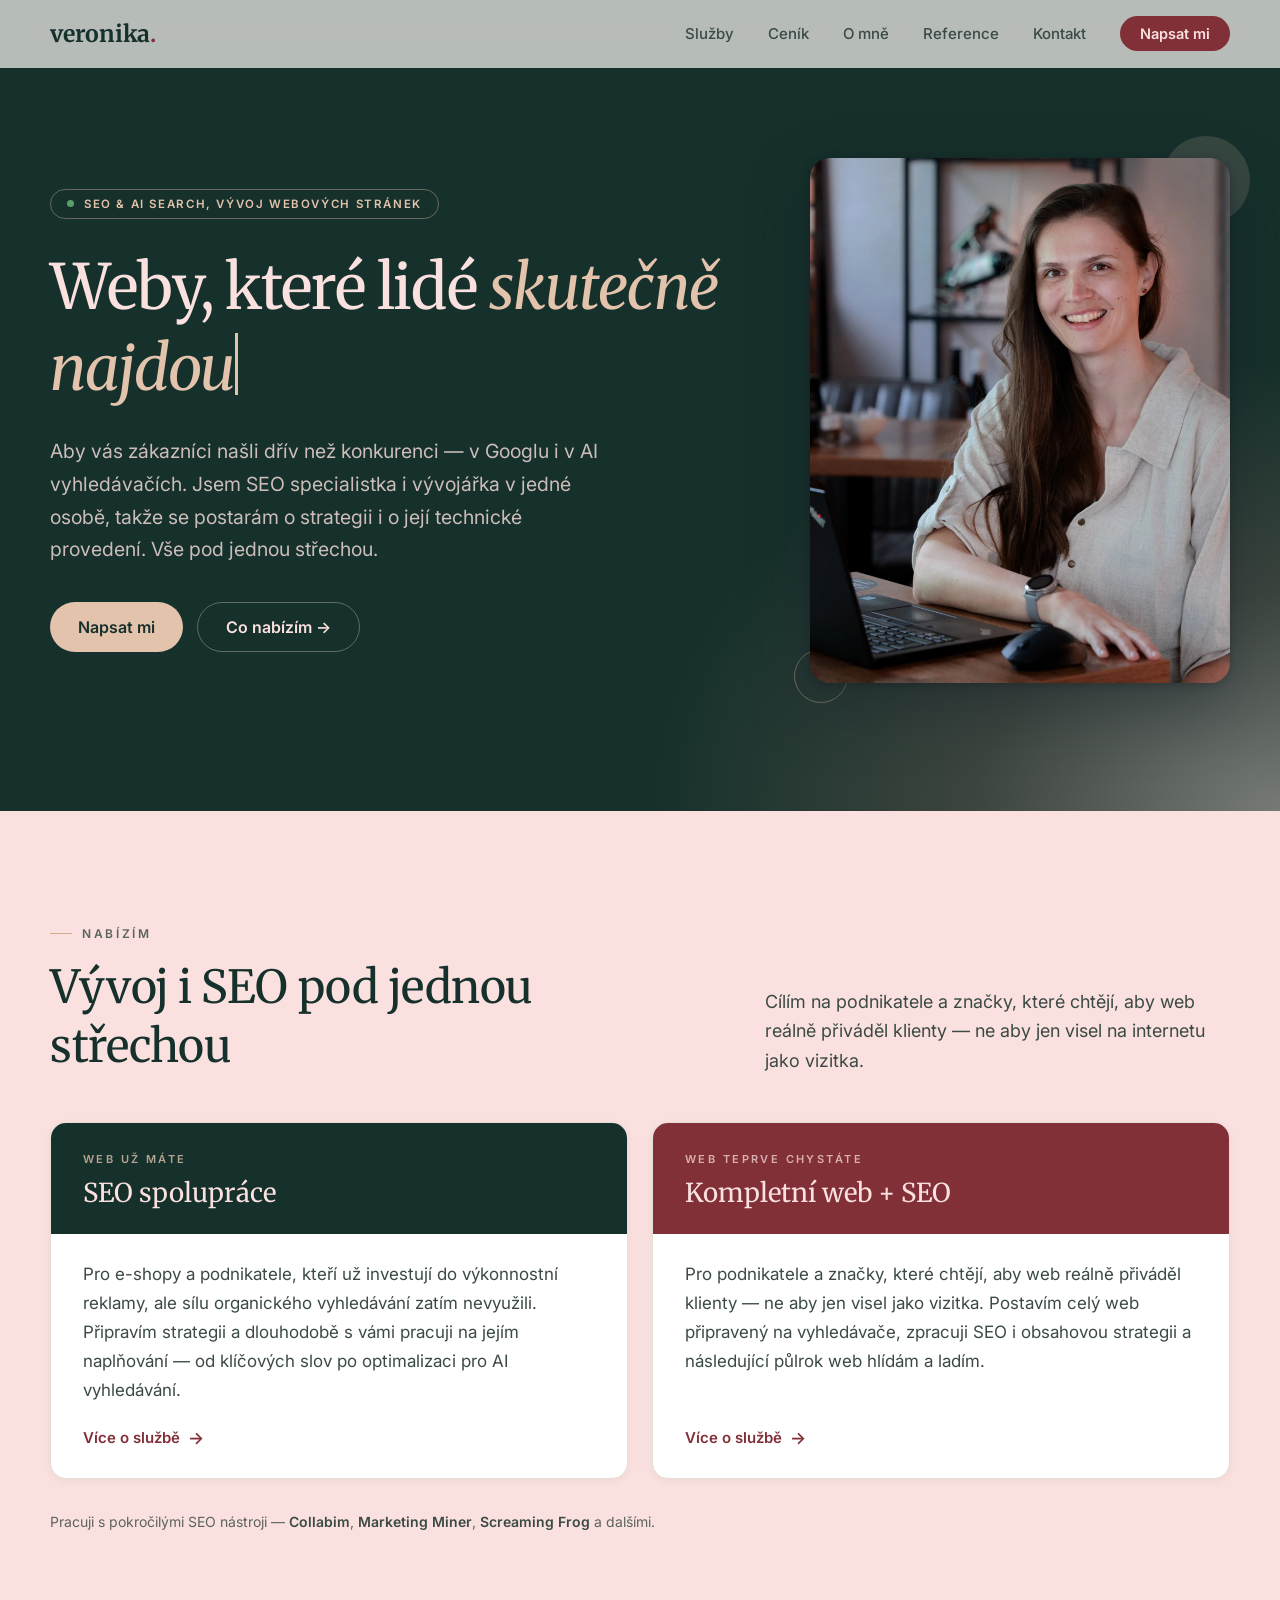
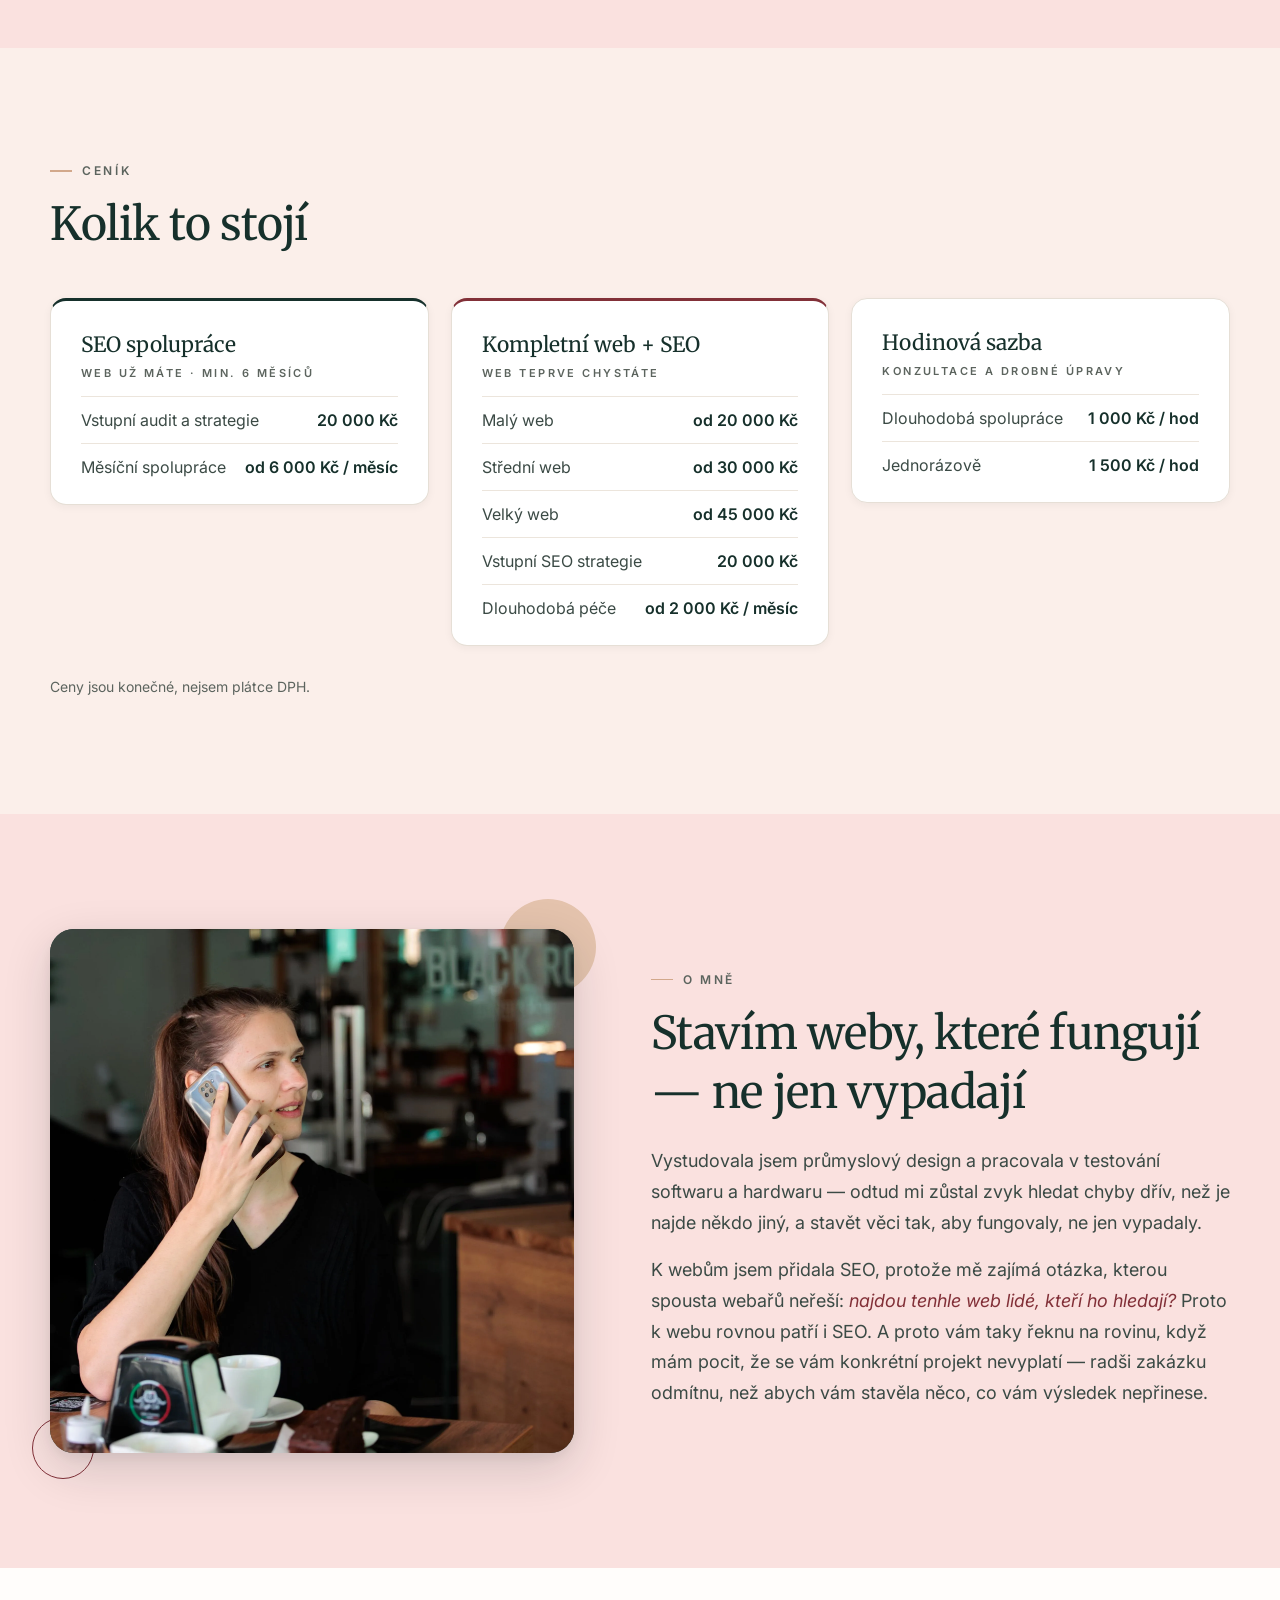
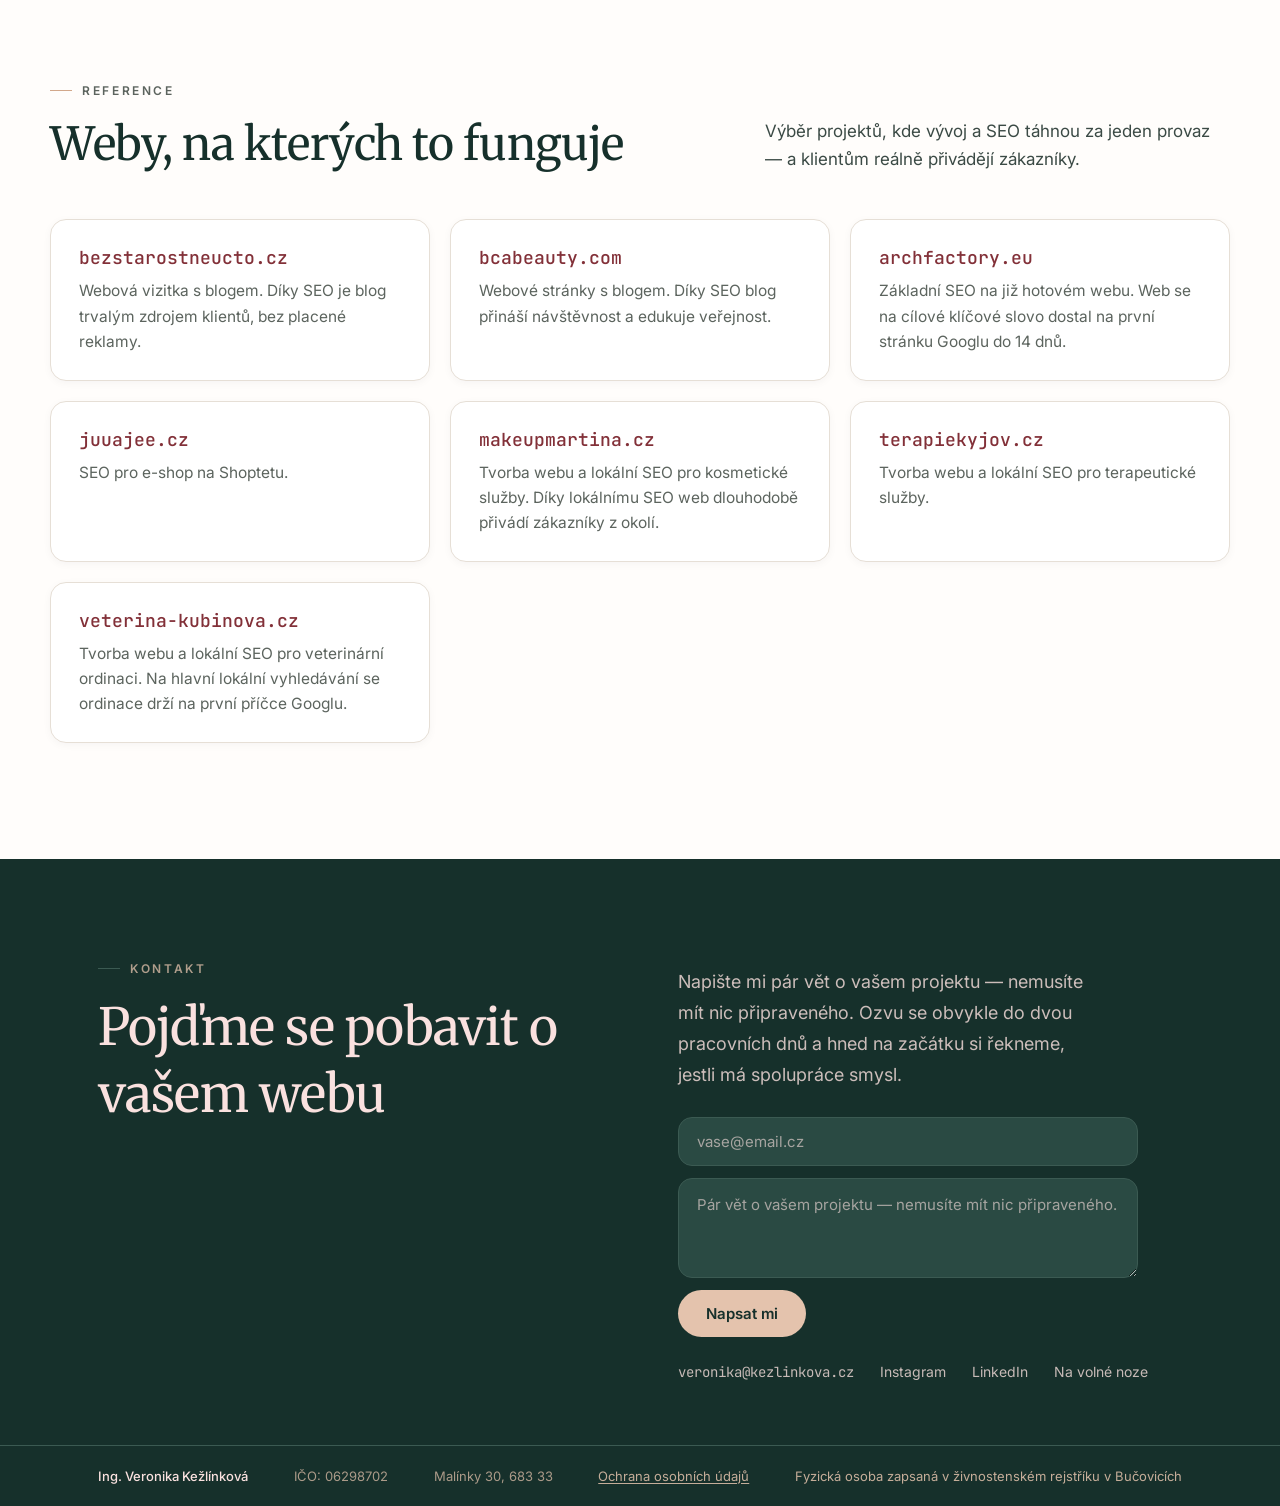
<file: index.html>
<!DOCTYPE html>
<html lang="cs">
<head>
<meta charset="utf-8">
<meta name="viewport" content="width=device-width, initial-scale=1">
<title>veronika. — SEO &amp; AI search a vývoj webových stránek</title>
<meta name="description" content="Stavím weby a starám se o to, aby je lidé skutečně našli — v Googlu i v AI vyhledávačích. Vývoj webu i SEO pod jednou střechou.">
<link rel="canonical" href="https://kezlinkova.cz/">
<meta property="og:type" content="website">
<meta property="og:url" content="https://kezlinkova.cz/">
<meta property="og:title" content="veronika. — SEO &amp; AI search a vývoj webových stránek">
<meta property="og:description" content="Stavím weby a starám se o to, aby je lidé skutečně našli — v Googlu i v AI vyhledávačích. Vývoj webu i SEO pod jednou střechou.">
<meta property="og:image" content="https://kezlinkova.cz/assets/veronika-hero.jpg">
<meta property="og:locale" content="cs_CZ">
<meta name="twitter:card" content="summary_large_image">
<meta name="twitter:title" content="veronika. — SEO &amp; AI search a vývoj webových stránek">
<meta name="twitter:description" content="Stavím weby a starám se o to, aby je lidé skutečně našli — v Googlu i v AI vyhledávačích.">
<meta name="twitter:image" content="https://kezlinkova.cz/assets/veronika-hero.jpg">
<link rel="icon" href="data:image/svg+xml,%3Csvg xmlns='http://www.w3.org/2000/svg' viewBox='0 0 32 32'%3E%3Crect width='32' height='32' rx='7' fill='%2316302B'/%3E%3Ctext x='15' y='23' font-family='Georgia,serif' font-size='21' fill='%23FAE1DF' text-anchor='middle'%3Ev%3C/text%3E%3Ccircle cx='24' cy='21' r='2.6' fill='%23823038'/%3E%3C/svg%3E">
<link rel="preconnect" href="https://fonts.googleapis.com">
<link rel="preconnect" href="https://fonts.gstatic.com" crossorigin>
<link rel="stylesheet" href="https://fonts.googleapis.com/css2?family=Merriweather:ital,wght@0,300;0,400;0,700;0,900;1,400;1,700&family=Inter:wght@400;500;600;700&family=JetBrains+Mono:wght@400;500&display=swap">
<link rel="stylesheet" href="styles.css">
</head>
<body>

  <!-- ───────────── NAV ───────────── -->
  <header id="siteNav" class="nav">
    <div class="nav-inner">
      <a href="#top" class="brand"><span class="brand-name">veronika<span class="brand-dot">.</span></span></a>
      <nav class="nav-links" aria-label="Hlavní navigace">
        <a href="#sluzby" class="nav-link">Služby</a>
        <a href="#cenik" class="nav-link">Ceník</a>
        <a href="#omne" class="nav-link">O mně</a>
        <a href="#reference" class="nav-link">Reference</a>
        <a href="#kontakt" class="nav-link">Kontakt</a>
        <a href="#kontakt" class="btn btn-primary btn--nav">Napsat mi</a>
      </nav>
      <button class="nav-burger" id="burger" aria-label="Menu" aria-expanded="false">
        <span></span><span></span><span></span>
      </button>
    </div>
    <div class="nav-panel" id="mobilePanel">
      <a href="#sluzby" data-close>Služby</a>
      <a href="#cenik" data-close>Ceník</a>
      <a href="#omne" data-close>O mně</a>
      <a href="#reference" data-close>Reference</a>
      <a href="#kontakt" data-close class="is-last">Kontakt</a>
      <a href="#kontakt" data-close class="btn btn-primary">Napsat mi</a>
    </div>
  </header>

  <main>
  <!-- ───────────── HERO ───────────── -->
  <section id="top" class="hero">
    <div class="hero-grid collapse">
      <div>
        <span class="hero-badge"><span class="pulse-dot"></span> SEO &amp; AI search, vývoj webových stránek</span>
        <h1 id="heroHeadline" class="hero-h1 tw">Weby, které lidé <em data-tw>skutečně najdou</em></h1>
        <p class="hero-lead">Aby vás zákazníci našli dřív než konkurenci — v Googlu i v AI vyhledávačích. Jsem SEO specialistka i vývojářka v jedné osobě, takže se postarám o strategii i o její technické provedení. Vše pod jednou střechou.</p>
        <div class="cta-row cta-row--hero">
          <a href="#kontakt" class="btn btn-sand btn--lg">Napsat mi</a>
          <a href="#sluzby" class="btn btn-ghost btn--lg">Co nabízím →</a>
        </div>
      </div>
      <div class="hero-photo">
        <div class="hero-photo-blob"></div>
        <div class="hero-photo-ring"></div>
        <div class="hero-photo-frame">
          <img src="assets/veronika-hero.webp" alt="Veronika Kežlínková" width="420" height="525" fetchpriority="high" class="hero-photo-img" />
        </div>
      </div>
    </div>
  </section>

  <!-- ───────────── SLUŽBY ───────────── -->
  <section id="sluzby" class="sec bg-pink">
    <div class="wrap">
      <div class="split-head collapse reveal">
        <div>
          <div class="eyebrow"><span class="eyebrow-line"></span><span class="eyebrow-text">Nabízím</span></div>
          <h2 class="h-section">Vývoj i SEO pod jednou střechou</h2>
        </div>
        <p class="lead">Cílím na podnikatele a značky, které chtějí, aby web reálně přiváděl klienty — ne aby jen visel na internetu jako vizitka.</p>
      </div>

      <div class="cards-2 collapse">
        <!-- karta 1 -->
        <a href="seo-spoluprace" class="card service-card reveal">
          <div class="service-card-head service-card-head--dark">
            <span class="service-card-eyebrow service-card-eyebrow--sand">Web už máte</span>
            <h3 class="h-card">SEO spolupráce</h3>
          </div>
          <div class="service-card-body">
            <p class="card-text">Pro e-shopy a podnikatele, kteří už investují do výkonnostní reklamy, ale sílu organického vyhledávání zatím nevyužili. Připravím strategii a dlouhodobě s vámi pracuji na jejím naplňování — od klíčových slov po optimalizaci pro AI vyhledávání.</p>
            <span class="card-cta">Více o službě <span class="arrow">→</span></span>
          </div>
        </a>
        <!-- karta 2 -->
        <a href="web-seo" class="card service-card reveal">
          <div class="service-card-head service-card-head--primary">
            <span class="service-card-eyebrow service-card-eyebrow--pink">Web teprve chystáte</span>
            <h3 class="h-card">Kompletní web + SEO</h3>
          </div>
          <div class="service-card-body">
            <p class="card-text">Pro podnikatele a značky, které chtějí, aby web reálně přiváděl klienty — ne aby jen visel jako vizitka. Postavím celý web připravený na vyhledávače, zpracuji SEO i obsahovou strategii a následující půlrok web hlídám a ladím.</p>
            <span class="card-cta">Více o službě <span class="arrow">→</span></span>
          </div>
        </a>
      </div>

      <p class="note mt-32 reveal">Pracuji s pokročilými SEO nástroji — <strong>Collabim</strong>, <strong>Marketing Miner</strong>, <strong>Screaming Frog</strong> a dalšími.</p>
    </div>
  </section>

  <!-- ───────────── CENÍK ───────────── -->
  <section id="cenik" class="sec bg-pink2">
    <div class="wrap">
      <div class="reveal">
        <div class="eyebrow"><span class="eyebrow-line"></span><span class="eyebrow-text">Ceník</span></div>
        <h2 class="h-section h-section--gap">Kolik to stojí</h2>
      </div>

      <div class="price-grid">
        <!-- cena 1 -->
        <div class="card price-card price-card--dark reveal">
          <h3 class="h-price">SEO spolupráce</h3>
          <div class="price-sub">Web už máte · min. 6 měsíců</div>
          <div class="price-row"><span class="price-label">Vstupní audit a strategie</span><span class="price-value">20 000 Kč</span></div>
          <div class="price-row"><span class="price-label">Měsíční spolupráce</span><span class="price-value">od 6 000 Kč / měsíc</span></div>
        </div>
        <!-- cena 2 -->
        <div class="card price-card price-card--primary reveal">
          <h3 class="h-price">Kompletní web + SEO</h3>
          <div class="price-sub">Web teprve chystáte</div>
          <div class="price-row"><span class="price-label">Malý web</span><span class="price-value">od 20 000 Kč</span></div>
          <div class="price-row"><span class="price-label">Střední web</span><span class="price-value">od 30 000 Kč</span></div>
          <div class="price-row"><span class="price-label">Velký web</span><span class="price-value">od 45 000 Kč</span></div>
          <div class="price-row"><span class="price-label">Vstupní SEO strategie</span><span class="price-value">20 000 Kč</span></div>
          <div class="price-row"><span class="price-label">Dlouhodobá péče</span><span class="price-value">od 2 000 Kč / měsíc</span></div>
        </div>
        <!-- cena 3 -->
        <div class="card price-card reveal">
          <h3 class="h-price">Hodinová sazba</h3>
          <div class="price-sub">Konzultace a drobné úpravy</div>
          <div class="price-row"><span class="price-label">Dlouhodobá spolupráce</span><span class="price-value">1 000 Kč / hod</span></div>
          <div class="price-row"><span class="price-label">Jednorázově</span><span class="price-value">1 500 Kč / hod</span></div>
        </div>
      </div>

      <p class="note mt-30 reveal">Ceny jsou konečné, nejsem plátce DPH.</p>
    </div>
  </section>

  <!-- ───────────── O MNĚ ───────────── -->
  <section id="omne" class="sec bg-pink">
    <div class="about-grid collapse">
      <div class="about-text reveal">
        <div class="eyebrow"><span class="eyebrow-line"></span><span class="eyebrow-text">O mně</span></div>
        <h2 class="h-section">Stavím weby, které fungují — ne jen vypadají</h2>
        <p class="about-p">Vystudovala jsem průmyslový design a pracovala v testování softwaru a hardwaru — odtud mi zůstal zvyk hledat chyby dřív, než je najde někdo jiný, a stavět věci tak, aby fungovaly, ne jen vypadaly.</p>
        <p class="about-p about-p--tight">K webům jsem přidala SEO, protože mě zajímá otázka, kterou spousta webařů neřeší: <em class="em-primary">najdou tenhle web lidé, kteří ho hledají?</em> Proto k webu rovnou patří i SEO. A proto vám taky řeknu na rovinu, když mám pocit, že se vám konkrétní projekt nevyplatí — radši zakázku odmítnu, než abych vám stavěla něco, co vám výsledek nepřinese.</p>
      </div>

      <div class="about-photo reveal">
        <div class="about-photo-blob"></div>
        <div class="about-photo-ring"></div>
        <div class="about-photo-frame">
          <img src="assets/veronika-about.webp" alt="Veronika Kežlínková" width="1024" height="1024" loading="lazy" class="about-photo-img" />
        </div>
      </div>
    </div>
  </section>

  <!-- ───────────── REFERENCE ───────────── -->
  <section id="reference" class="sec bg-warm">
    <div class="wrap">
      <div class="split-head collapse reveal">
        <div>
          <div class="eyebrow"><span class="eyebrow-line"></span><span class="eyebrow-text">Reference</span></div>
          <h2 class="h-section">Weby, na kterých to funguje</h2>
        </div>
        <p class="lead-sm">Výběr projektů, kde vývoj a SEO táhnou za jeden provaz — a klientům reálně přivádějí zákazníky.</p>
      </div>

      <div class="ref-grid">
        <a href="https://bezstarostneucto.cz" target="_blank" rel="noopener" class="card ref-card reveal"><div class="ref-domain">bezstarostneucto.cz</div><p class="ref-text">Webová vizitka s blogem. Díky SEO je blog trvalým zdrojem klientů, bez placené reklamy.</p></a>
        <a href="https://bcabeauty.com" target="_blank" rel="noopener" class="card ref-card reveal"><div class="ref-domain">bcabeauty.com</div><p class="ref-text">Webové stránky s blogem. Díky SEO blog přináší návštěvnost a edukuje veřejnost.</p></a>
        <a href="https://archfactory.eu" target="_blank" rel="noopener" class="card ref-card reveal"><div class="ref-domain">archfactory.eu</div><p class="ref-text">Základní SEO na již hotovém webu. Web se na cílové klíčové slovo dostal na první stránku Googlu do 14 dnů.</p></a>
        <a href="https://juuajee.cz" target="_blank" rel="noopener" class="card ref-card reveal"><div class="ref-domain">juuajee.cz</div><p class="ref-text">SEO pro e-shop na Shoptetu.</p></a>
        <a href="https://makeupmartina.cz" target="_blank" rel="noopener" class="card ref-card reveal"><div class="ref-domain">makeupmartina.cz</div><p class="ref-text">Tvorba webu a lokální SEO pro kosmetické služby. Díky lokálnímu SEO web dlouhodobě přivádí zákazníky z okolí.</p></a>
        <a href="https://terapiekyjov.cz" target="_blank" rel="noopener" class="card ref-card reveal"><div class="ref-domain">terapiekyjov.cz</div><p class="ref-text">Tvorba webu a lokální SEO pro terapeutické služby.</p></a>
        <a href="https://veterina-kubinova.cz" target="_blank" rel="noopener" class="card ref-card reveal"><div class="ref-domain">veterina-kubinova.cz</div><p class="ref-text">Tvorba webu a lokální SEO pro veterinární ordinaci. Na hlavní lokální vyhledávání se ordinace drží na první příčce Googlu.</p></a>
      </div>
    </div>
  </section>
  </main>

  <!-- ───────────── KONTAKT / FOOTER ───────────── -->
  <footer id="kontakt" class="footer">
    <div class="contact-grid collapse">
      <div class="reveal">
        <div class="eyebrow eyebrow--footer"><span class="eyebrow-line"></span><span class="eyebrow-text">Kontakt</span></div>
        <h2 class="h-contact">Pojďme se pobavit o vašem webu</h2>
      </div>
      <div class="reveal">
        <p class="contact-lead">Napište mi pár vět o vašem projektu — nemusíte mít nic připraveného. Ozvu se obvykle do dvou pracovních dnů a hned na začátku si řekneme, jestli má spolupráce smysl.</p>
        <div id="formSent" class="form-sent">Díky! Ozvu se vám do dvou pracovních dnů.</div>
        <form id="contactForm" class="form">
          <input type="email" name="email" required aria-label="Váš e-mail" placeholder="vase@email.cz" class="field" />
          <textarea name="message" required rows="3" aria-label="Zpráva o vašem projektu" placeholder="Pár vět o vašem projektu — nemusíte mít nic připraveného." class="field field--area"></textarea>
          <button type="submit" id="submitBtn" class="btn btn-sand btn--form">Napsat mi</button>
          <div id="formError" class="form-error">Něco se nepovedlo. Zkuste to prosím znovu, nebo mi napište přímo na veronika@kezlinkova.cz.</div>
        </form>
        <div class="contact-links">
          <a href="mailto:veronika@kezlinkova.cz" class="contact-link contact-link--mono">veronika@kezlinkova.cz</a>
          <a href="https://www.instagram.com/ukazsewebem/" target="_blank" rel="noopener" class="contact-link">Instagram</a>
          <a href="https://www.linkedin.com/in/veronika-kezlinkova/" target="_blank" rel="noopener" class="contact-link">LinkedIn</a>
          <a href="https://navolnenoze.cz/prezentace/veronika-kezlinkova/" target="_blank" rel="noopener" class="contact-link">Na volné noze</a>
        </div>
      </div>
    </div>
    <div class="footer-bar">
      <div class="footer-legal">
        <span class="footer-name">Ing. Veronika Kežlínková</span>
        <span>IČO: 06298702</span>
        <span>Malínky 30, 683 33</span>
        <a href="/ochrana-osobnich-udaju" class="footer-link">Ochrana osobních údajů</a>
        <span class="footer-note">Fyzická osoba zapsaná v živnostenském rejstříku v Bučovicích</span>
      </div>
    </div>
  </footer>

<script type="application/ld+json">
{
  "@context": "https://schema.org",
  "@type": "ProfessionalService",
  "name": "veronika. — SEO a vývoj webových stránek",
  "url": "https://kezlinkova.cz/",
  "image": "https://kezlinkova.cz/assets/veronika-hero.jpg",
  "description": "Vývoj webových stránek a SEO pod jednou střechou — weby připravené na vyhledávače v Googlu i v AI vyhledávačích.",
  "email": "veronika@kezlinkova.cz",
  "priceRange": "od 6 000 Kč",
  "areaServed": "CZ",
  "founder": {
    "@type": "Person",
    "name": "Ing. Veronika Kežlínková",
    "jobTitle": "Vývojářka webů a SEO specialistka",
    "sameAs": [
      "https://www.instagram.com/ukazsewebem/",
      "https://www.linkedin.com/in/veronika-kezlinkova/",
      "https://navolnenoze.cz/prezentace/veronika-kezlinkova/"
    ]
  },
  "address": {
    "@type": "PostalAddress",
    "streetAddress": "Malínky 30",
    "postalCode": "683 33",
    "addressCountry": "CZ"
  },
  "sameAs": [
    "https://www.instagram.com/ukazsewebem/",
    "https://www.linkedin.com/in/veronika-kezlinkova/",
    "https://navolnenoze.cz/prezentace/veronika-kezlinkova/"
  ],
  "hasOfferCatalog": {
    "@type": "OfferCatalog",
    "name": "Služby",
    "itemListElement": [
      { "@type": "Offer", "itemOffered": { "@type": "Service", "name": "Kompletní web + SEO" } },
      { "@type": "Offer", "itemOffered": { "@type": "Service", "name": "SEO spolupráce" } }
    ]
  }
}
</script>
<script src="script.js"></script>
</body>
</html>
</file>
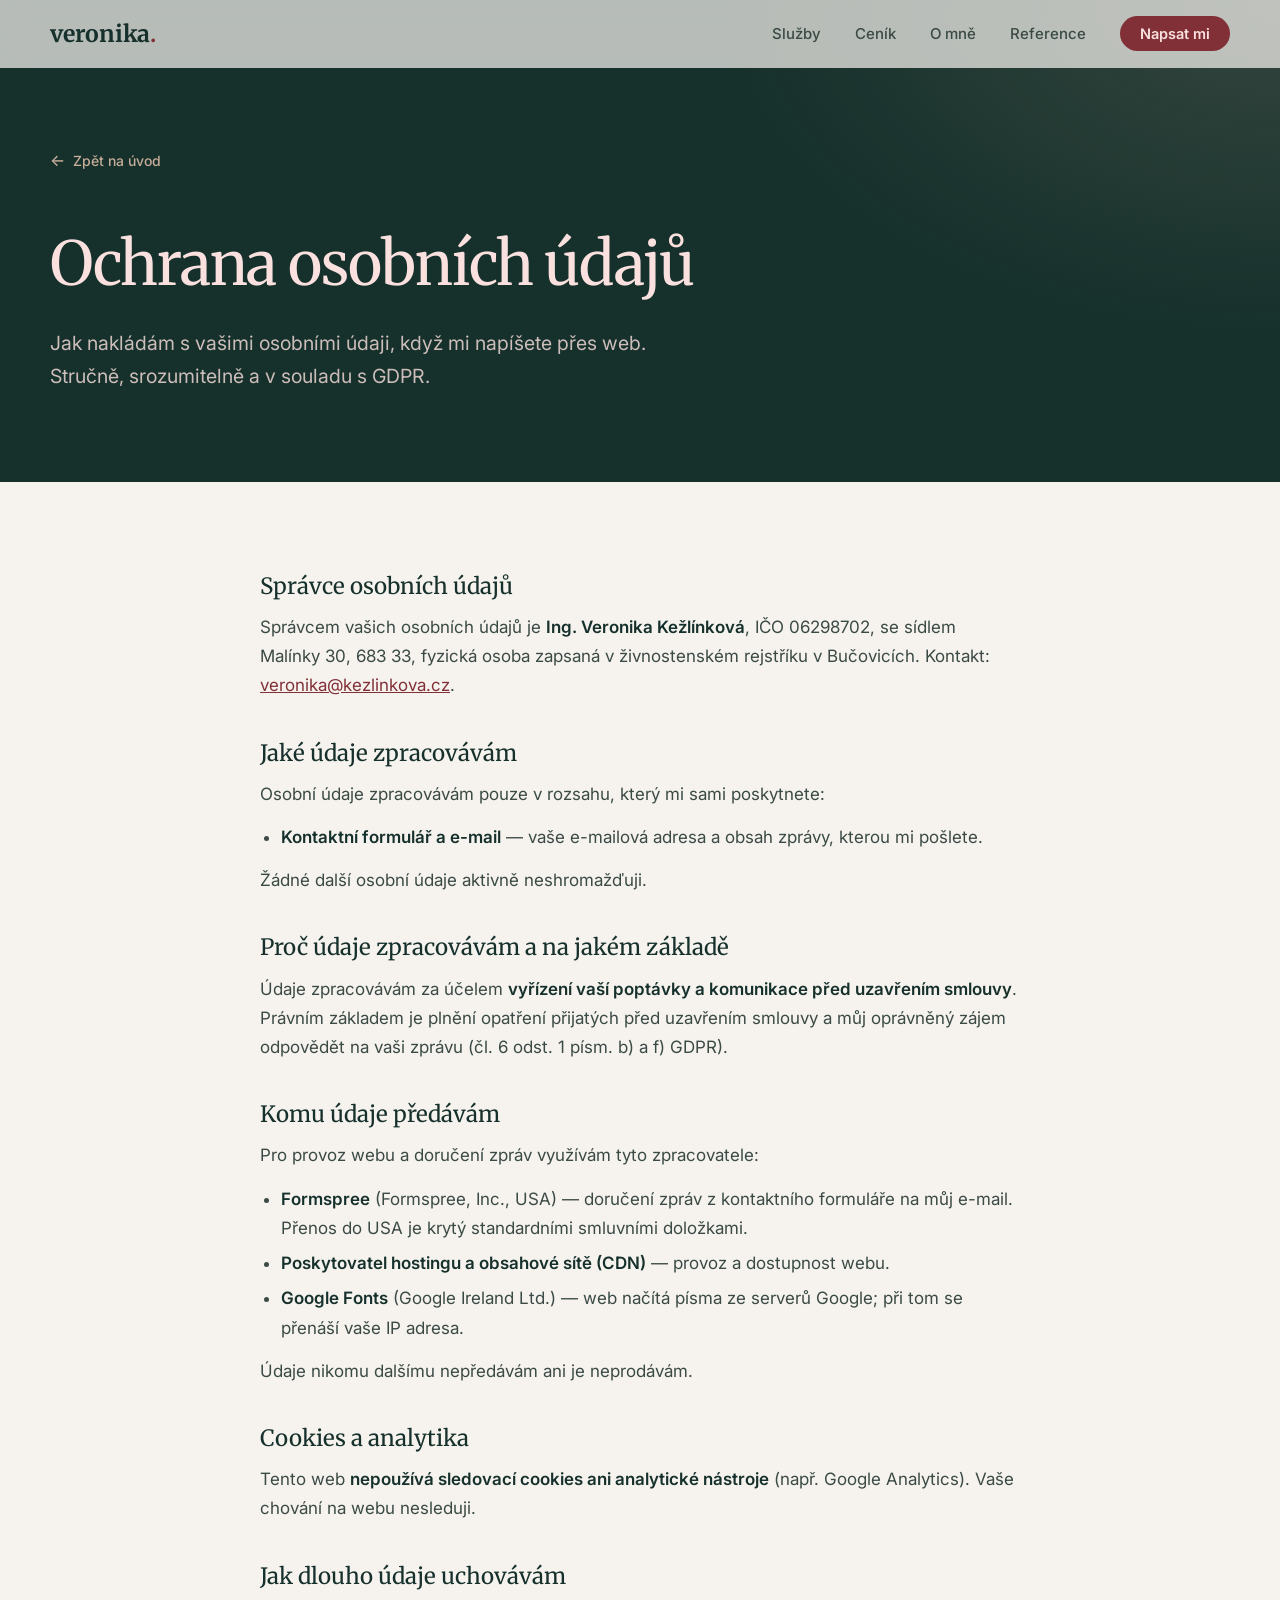
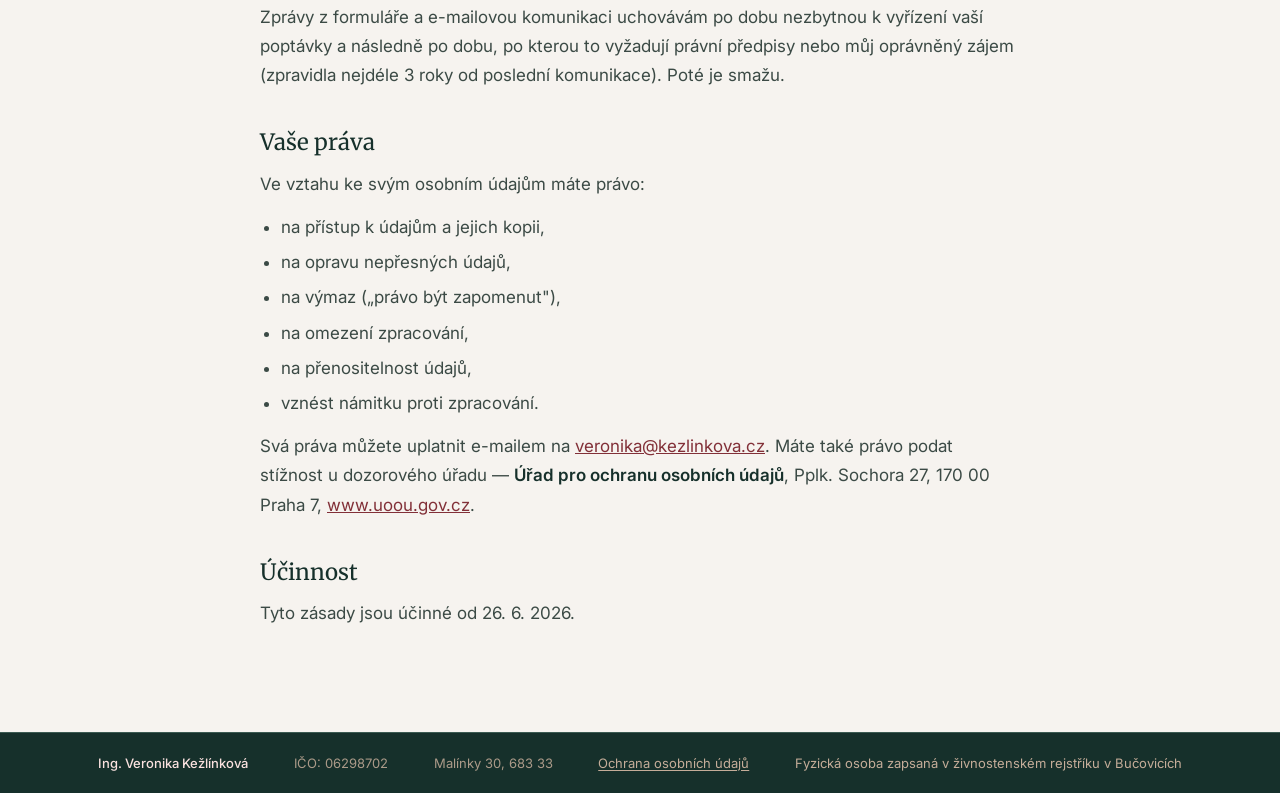
<file: ochrana-osobnich-udaju.html>
<!DOCTYPE html>
<html lang="cs">
<head>
<meta charset="utf-8">
<meta name="viewport" content="width=device-width, initial-scale=1">
<title>Ochrana osobních údajů — veronika.</title>
<meta name="description" content="Jak nakládám s vašimi osobními údaji na webu kezlinkova.cz — správce, rozsah a účel zpracování, zpracovatelé a vaše práva podle GDPR.">
<link rel="canonical" href="https://kezlinkova.cz/ochrana-osobnich-udaju">
<meta name="robots" content="index, follow">
<meta property="og:type" content="website">
<meta property="og:url" content="https://kezlinkova.cz/ochrana-osobnich-udaju">
<meta property="og:title" content="Ochrana osobních údajů — veronika.">
<meta property="og:description" content="Jak nakládám s vašimi osobními údaji — správce, rozsah a účel zpracování, zpracovatelé a vaše práva podle GDPR.">
<meta property="og:locale" content="cs_CZ">
<link rel="icon" href="data:image/svg+xml,%3Csvg xmlns='http://www.w3.org/2000/svg' viewBox='0 0 32 32'%3E%3Crect width='32' height='32' rx='7' fill='%2316302B'/%3E%3Ctext x='15' y='23' font-family='Georgia,serif' font-size='21' fill='%23FAE1DF' text-anchor='middle'%3Ev%3C/text%3E%3Ccircle cx='24' cy='21' r='2.6' fill='%23823038'/%3E%3C/svg%3E">
<link rel="preconnect" href="https://fonts.googleapis.com">
<link rel="preconnect" href="https://fonts.gstatic.com" crossorigin>
<link rel="stylesheet" href="https://fonts.googleapis.com/css2?family=Merriweather:ital,wght@0,300;0,400;0,700;0,900;1,400;1,700&family=Inter:wght@400;500;600;700&family=JetBrains+Mono:wght@400;500&display=swap">
<link rel="stylesheet" href="styles.css">
</head>
<body>

  <!-- NAV -->
  <header id="siteNav" class="nav">
    <div class="nav-inner">
      <a href="/" class="brand"><span class="brand-name">veronika<span class="brand-dot">.</span></span></a>
      <nav class="nav-links" aria-label="Hlavní navigace">
        <a href="/#sluzby" class="nav-link">Služby</a>
        <a href="/#cenik" class="nav-link">Ceník</a>
        <a href="/#omne" class="nav-link">O mně</a>
        <a href="/#reference" class="nav-link">Reference</a>
        <a href="/#kontakt" class="btn btn-primary btn--nav">Napsat mi</a>
      </nav>
      <a href="/#kontakt" class="btn btn-primary btn--nav-cta nav-cta-mobile">Napsat mi</a>
    </div>
  </header>

  <main>
  <!-- HERO -->
  <section class="sub-hero">
    <div class="wrap">
      <a href="/" class="back-link"><span class="arrow">←</span> Zpět na úvod</a>
      <div class="sub-hero-body">
        <h1 class="sub-h1">Ochrana osobních údajů</h1>
        <p class="sub-hero-lead">Jak nakládám s vašimi osobními údaji, když mi napíšete přes web. Stručně, srozumitelně a v souladu s GDPR.</p>
      </div>
    </div>
  </section>

  <!-- OBSAH -->
  <section class="sec-sub bg-cream">
    <div class="wrap">
      <div class="legal">
        <h2>Správce osobních údajů</h2>
        <p>Správcem vašich osobních údajů je <strong>Ing. Veronika Kežlínková</strong>, IČO 06298702, se sídlem Malínky 30, 683 33, fyzická osoba zapsaná v živnostenském rejstříku v Bučovicích. Kontakt: <a href="mailto:veronika@kezlinkova.cz">veronika@kezlinkova.cz</a>.</p>

        <h2>Jaké údaje zpracovávám</h2>
        <p>Osobní údaje zpracovávám pouze v rozsahu, který mi sami poskytnete:</p>
        <ul>
          <li><strong>Kontaktní formulář a e-mail</strong> — vaše e-mailová adresa a obsah zprávy, kterou mi pošlete.</li>
        </ul>
        <p>Žádné další osobní údaje aktivně neshromažďuji.</p>

        <h2>Proč údaje zpracovávám a na jakém základě</h2>
        <p>Údaje zpracovávám za účelem <strong>vyřízení vaší poptávky a komunikace před uzavřením smlouvy</strong>. Právním základem je plnění opatření přijatých před uzavřením smlouvy a můj oprávněný zájem odpovědět na vaši zprávu (čl. 6 odst. 1 písm. b) a f) GDPR).</p>

        <h2>Komu údaje předávám</h2>
        <p>Pro provoz webu a doručení zpráv využívám tyto zpracovatele:</p>
        <ul>
          <li><strong>Formspree</strong> (Formspree, Inc., USA) — doručení zpráv z kontaktního formuláře na můj e-mail. Přenos do USA je krytý standardními smluvními doložkami.</li>
          <li><strong>Poskytovatel hostingu a obsahové sítě (CDN)</strong> — provoz a dostupnost webu.</li>
          <li><strong>Google Fonts</strong> (Google Ireland Ltd.) — web načítá písma ze serverů Google; při tom se přenáší vaše IP adresa.</li>
        </ul>
        <p>Údaje nikomu dalšímu nepředávám ani je neprodávám.</p>

        <h2>Cookies a analytika</h2>
        <p>Tento web <strong>nepoužívá sledovací cookies ani analytické nástroje</strong> (např. Google Analytics). Vaše chování na webu nesleduji.</p>

        <h2>Jak dlouho údaje uchovávám</h2>
        <p>Zprávy z formuláře a e-mailovou komunikaci uchovávám po dobu nezbytnou k vyřízení vaší poptávky a následně po dobu, po kterou to vyžadují právní předpisy nebo můj oprávněný zájem (zpravidla nejdéle 3 roky od poslední komunikace). Poté je smažu.</p>

        <h2>Vaše práva</h2>
        <p>Ve vztahu ke svým osobním údajům máte právo:</p>
        <ul>
          <li>na přístup k údajům a jejich kopii,</li>
          <li>na opravu nepřesných údajů,</li>
          <li>na výmaz („právo být zapomenut"),</li>
          <li>na omezení zpracování,</li>
          <li>na přenositelnost údajů,</li>
          <li>vznést námitku proti zpracování.</li>
        </ul>
        <p>Svá práva můžete uplatnit e-mailem na <a href="mailto:veronika@kezlinkova.cz">veronika@kezlinkova.cz</a>. Máte také právo podat stížnost u dozorového úřadu — <strong>Úřad pro ochranu osobních údajů</strong>, Pplk. Sochora 27, 170 00 Praha 7, <a href="https://www.uoou.gov.cz" target="_blank" rel="noopener">www.uoou.gov.cz</a>.</p>

        <h2>Účinnost</h2>
        <p>Tyto zásady jsou účinné od 26. 6. 2026.</p>
      </div>
    </div>
  </section>
  </main>

  <!-- FOOTER -->
  <footer class="footer-simple">
    <div class="footer-legal">
      <span class="footer-name">Ing. Veronika Kežlínková</span>
      <span>IČO: 06298702</span>
      <span>Malínky 30, 683 33</span>
      <a href="/ochrana-osobnich-udaju" class="footer-link">Ochrana osobních údajů</a>
      <span class="footer-note">Fyzická osoba zapsaná v živnostenském rejstříku v Bučovicích</span>
    </div>
  </footer>

<script src="script.js"></script>
</body>
</html>
</file>
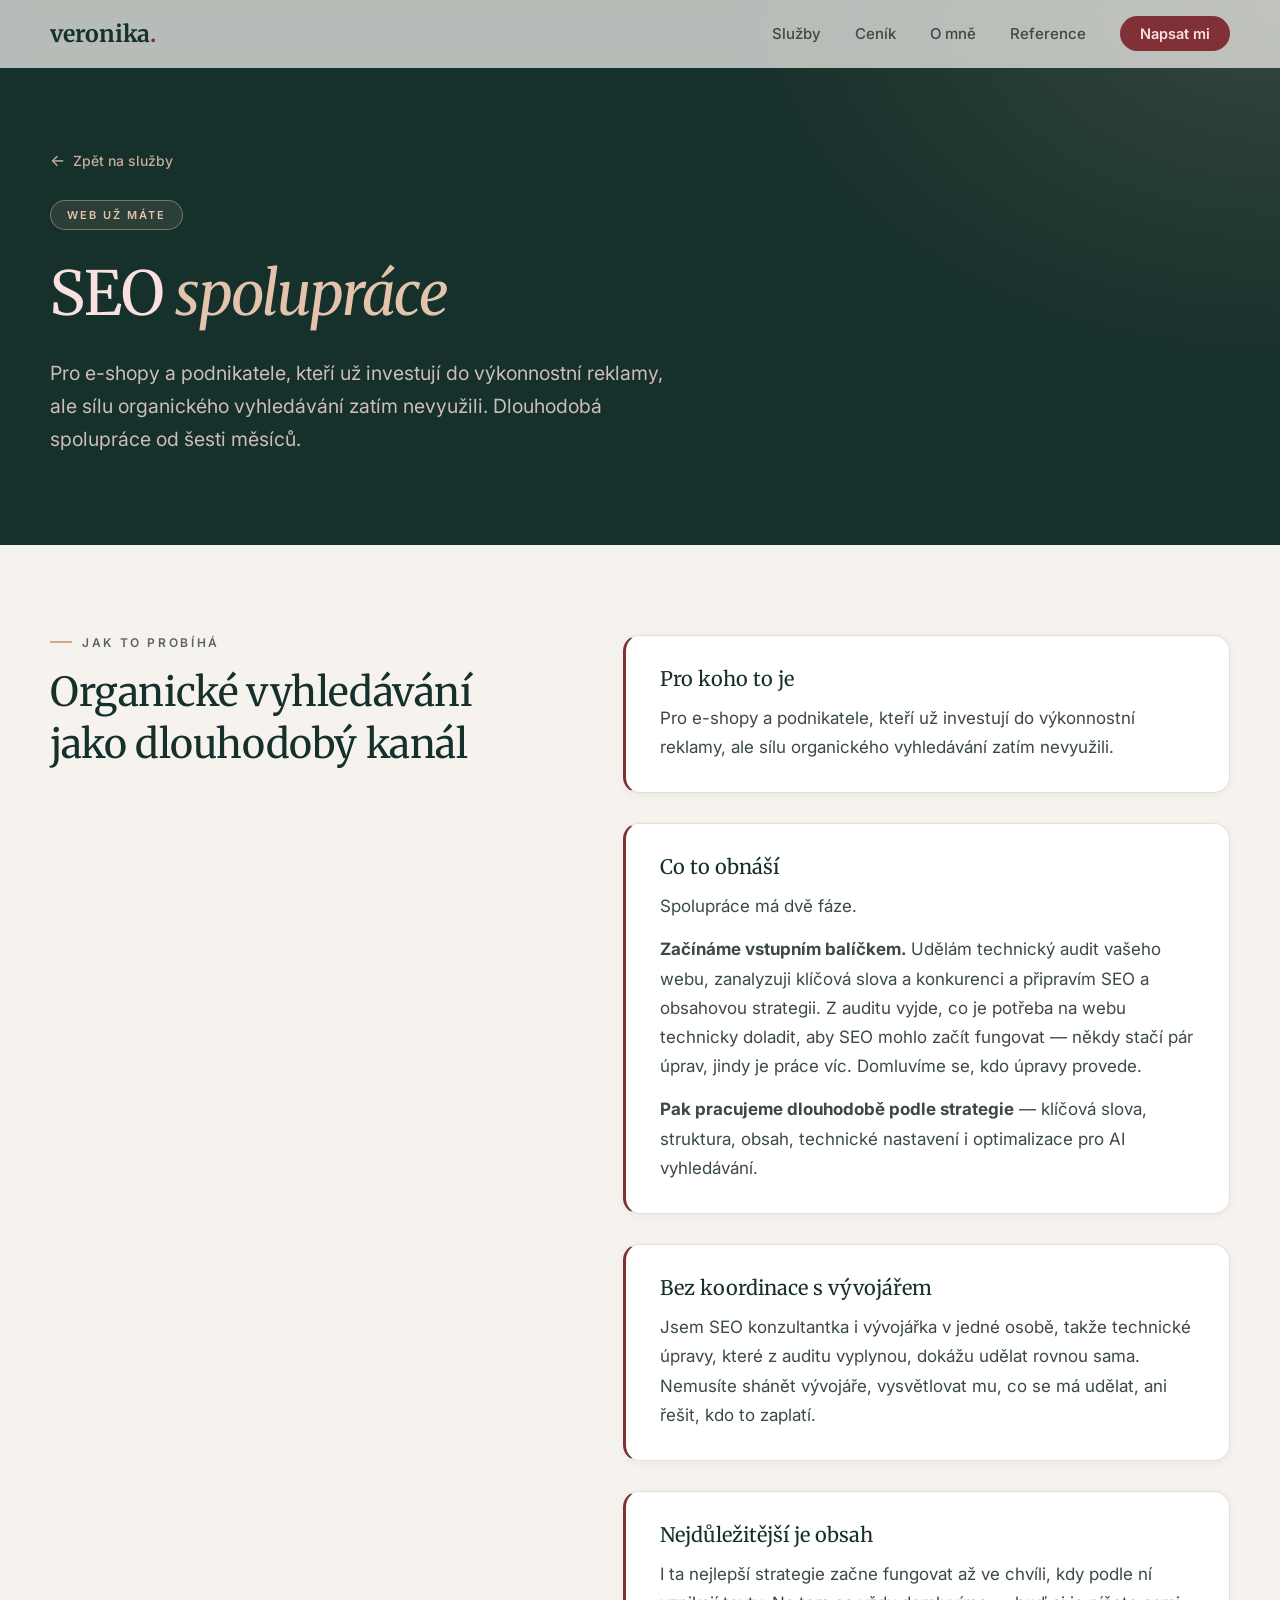
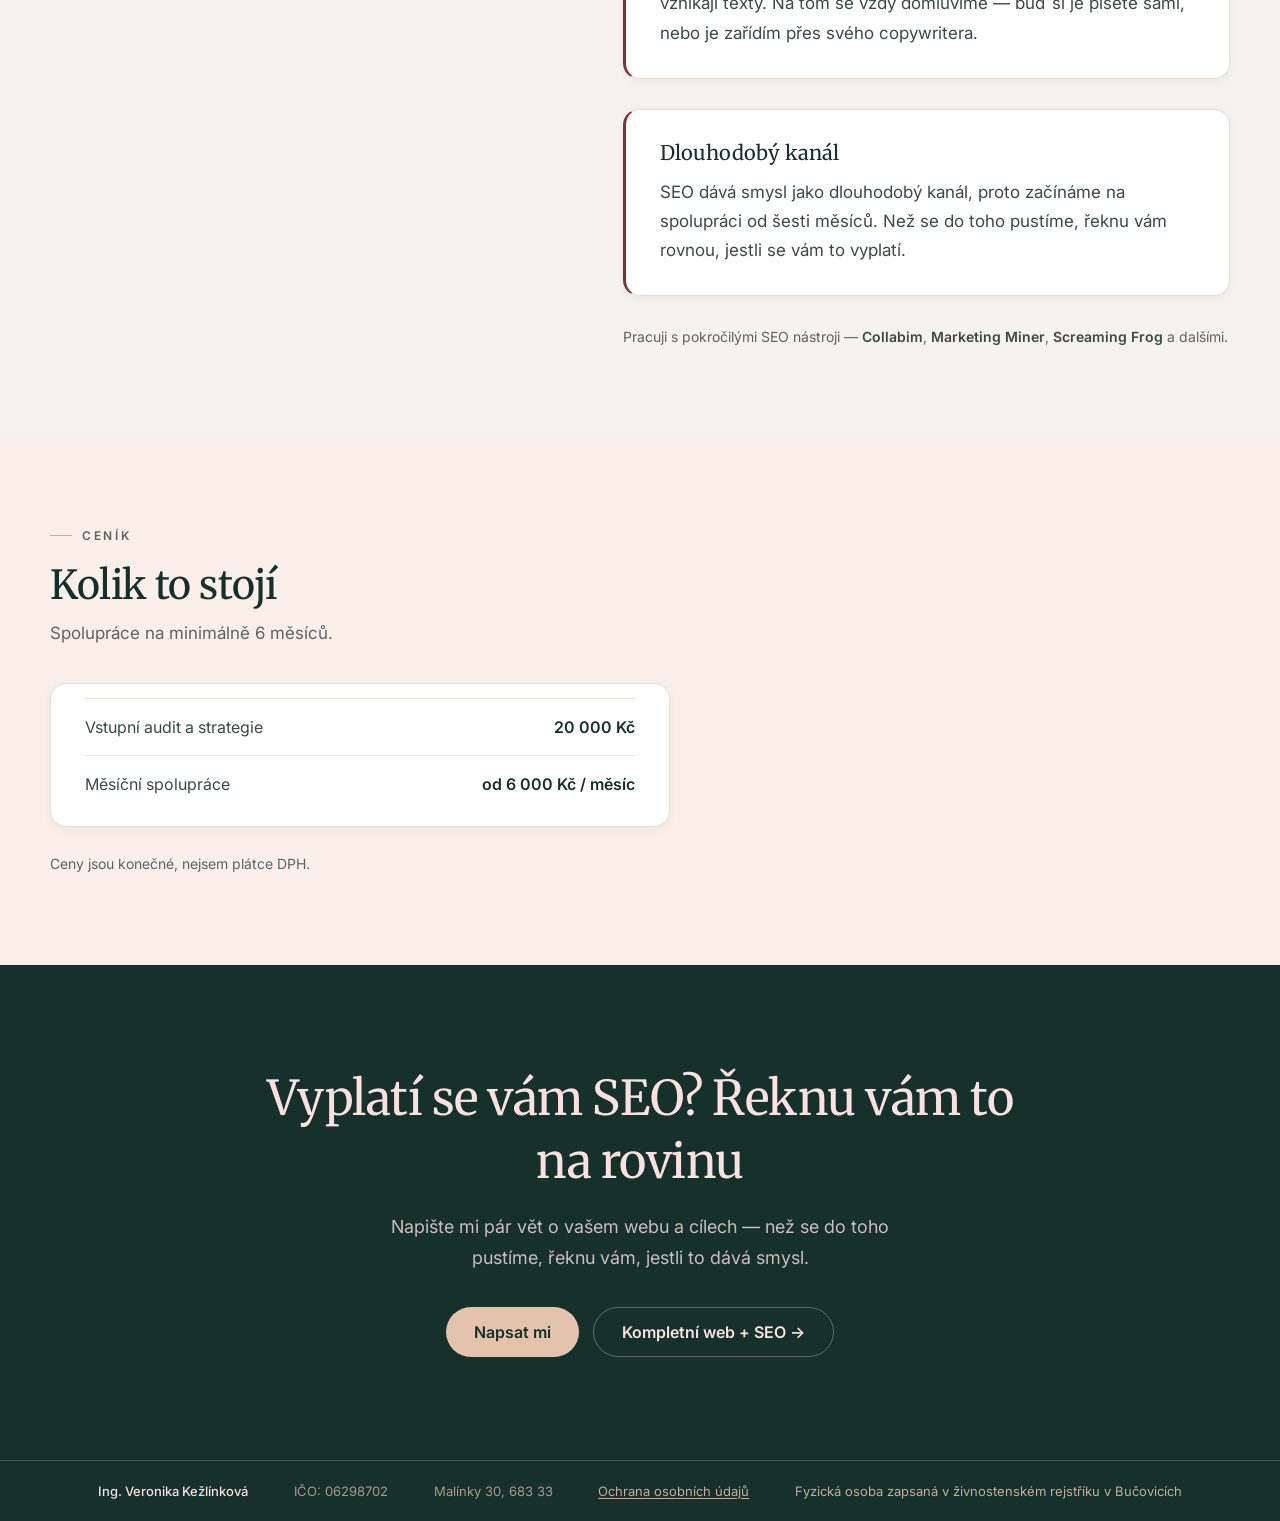
<file: seo-spoluprace.html>
<!DOCTYPE html>
<html lang="cs">
<head>
<meta charset="utf-8">
<meta name="viewport" content="width=device-width, initial-scale=1">
<title>SEO spolupráce — veronika.</title>
<meta name="description" content="Pro e-shopy a podnikatele, kteří už investují do reklamy, ale sílu organického vyhledávání zatím nevyužili. Dlouhodobá SEO spolupráce od šesti měsíců.">
<link rel="canonical" href="https://kezlinkova.cz/seo-spoluprace">
<meta property="og:type" content="website">
<meta property="og:url" content="https://kezlinkova.cz/seo-spoluprace">
<meta property="og:title" content="SEO spolupráce — veronika.">
<meta property="og:description" content="Pro e-shopy a podnikatele, kteří už investují do reklamy, ale sílu organického vyhledávání zatím nevyužili. Dlouhodobá SEO spolupráce od šesti měsíců.">
<meta property="og:image" content="https://kezlinkova.cz/assets/veronika-hero.jpg">
<meta property="og:locale" content="cs_CZ">
<meta name="twitter:card" content="summary_large_image">
<meta name="twitter:title" content="SEO spolupráce — veronika.">
<meta name="twitter:description" content="Pro e-shopy a podnikatele, kteří už investují do reklamy, ale sílu organického vyhledávání zatím nevyužili.">
<meta name="twitter:image" content="https://kezlinkova.cz/assets/veronika-hero.jpg">
<link rel="icon" href="data:image/svg+xml,%3Csvg xmlns='http://www.w3.org/2000/svg' viewBox='0 0 32 32'%3E%3Crect width='32' height='32' rx='7' fill='%2316302B'/%3E%3Ctext x='15' y='23' font-family='Georgia,serif' font-size='21' fill='%23FAE1DF' text-anchor='middle'%3Ev%3C/text%3E%3Ccircle cx='24' cy='21' r='2.6' fill='%23823038'/%3E%3C/svg%3E">
<link rel="preconnect" href="https://fonts.googleapis.com">
<link rel="preconnect" href="https://fonts.gstatic.com" crossorigin>
<link rel="stylesheet" href="https://fonts.googleapis.com/css2?family=Merriweather:ital,wght@0,300;0,400;0,700;0,900;1,400;1,700&family=Inter:wght@400;500;600;700&family=JetBrains+Mono:wght@400;500&display=swap">
<link rel="stylesheet" href="styles.css">
</head>
<body>

  <!-- NAV -->
  <header id="siteNav" class="nav">
    <div class="nav-inner">
      <a href="/" class="brand"><span class="brand-name">veronika<span class="brand-dot">.</span></span></a>
      <nav class="nav-links" aria-label="Hlavní navigace">
        <a href="/#sluzby" class="nav-link">Služby</a>
        <a href="/#cenik" class="nav-link">Ceník</a>
        <a href="/#omne" class="nav-link">O mně</a>
        <a href="/#reference" class="nav-link">Reference</a>
        <a href="/#kontakt" class="btn btn-primary btn--nav">Napsat mi</a>
      </nav>
      <a href="/#kontakt" class="btn btn-primary btn--nav-cta nav-cta-mobile">Napsat mi</a>
    </div>
  </header>

  <main>
  <!-- HERO -->
  <section class="sub-hero">
    <div class="wrap">
      <a href="/#sluzby" class="back-link"><span class="arrow">←</span> Zpět na služby</a>
      <div class="sub-hero-body">
        <span class="sub-badge sub-badge--dark">Web už máte</span>
        <h1 class="sub-h1">SEO <em>spolupráce</em></h1>
        <p class="sub-hero-lead">Pro e-shopy a podnikatele, kteří už investují do výkonnostní reklamy, ale sílu organického vyhledávání zatím nevyužili. Dlouhodobá spolupráce od šesti měsíců.</p>
      </div>
    </div>
  </section>

  <!-- OBSAH -->
  <section class="sec-sub bg-cream">
    <div class="sub-grid collapse">
      <div class="sub-aside reveal">
        <div class="eyebrow"><span class="eyebrow-line"></span><span class="eyebrow-text">Jak to probíhá</span></div>
        <h2 class="h-sub">Organické vyhledávání jako dlouhodobý kanál</h2>
      </div>
      <div class="sub-col">
        <div class="block reveal">
          <h3 class="h-block">Pro koho to je</h3>
          <p class="block-text">Pro e-shopy a podnikatele, kteří už investují do výkonnostní reklamy, ale sílu organického vyhledávání zatím nevyužili.</p>
        </div>
        <div class="block reveal">
          <h3 class="h-block">Co to obnáší</h3>
          <p class="block-text">Spolupráce má dvě fáze.</p>
          <p class="block-text"><strong>Začínáme vstupním balíčkem.</strong> Udělám technický audit vašeho webu, zanalyzuji klíčová slova a konkurenci a připravím SEO a obsahovou strategii. Z auditu vyjde, co je potřeba na webu technicky doladit, aby SEO mohlo začít fungovat — někdy stačí pár úprav, jindy je práce víc. Domluvíme se, kdo úpravy provede.</p>
          <p class="block-text"><strong>Pak pracujeme dlouhodobě podle strategie</strong> — klíčová slova, struktura, obsah, technické nastavení i optimalizace pro AI vyhledávání.</p>
        </div>
        <div class="block reveal">
          <h3 class="h-block">Bez koordinace s vývojářem</h3>
          <p class="block-text">Jsem SEO konzultantka i vývojářka v jedné osobě, takže technické úpravy, které z auditu vyplynou, dokážu udělat rovnou sama. Nemusíte shánět vývojáře, vysvětlovat mu, co se má udělat, ani řešit, kdo to zaplatí.</p>
        </div>
        <div class="block reveal">
          <h3 class="h-block">Nejdůležitější je obsah</h3>
          <p class="block-text">I ta nejlepší strategie začne fungovat až ve chvíli, kdy podle ní vznikají texty. Na tom se vždy domluvíme — buď si je píšete sami, nebo je zařídím přes svého copywritera.</p>
        </div>
        <div class="block reveal">
          <h3 class="h-block">Dlouhodobý kanál</h3>
          <p class="block-text">SEO dává smysl jako dlouhodobý kanál, proto začínáme na spolupráci od šesti měsíců. Než se do toho pustíme, řeknu vám rovnou, jestli se vám to vyplatí.</p>
        </div>
        <p class="note reveal">Pracuji s pokročilými SEO nástroji — <strong>Collabim</strong>, <strong>Marketing Miner</strong>, <strong>Screaming Frog</strong> a dalšími.</p>
      </div>
    </div>
  </section>

  <!-- CENÍK této služby -->
  <section class="sec-sub bg-pink2">
    <div class="wrap">
      <div class="reveal mb-40">
        <div class="eyebrow"><span class="eyebrow-line"></span><span class="eyebrow-text">Ceník</span></div>
        <h2 class="h-sub">Kolik to stojí</h2>
        <p class="price-intro">Spolupráce na minimálně 6 měsíců.</p>
      </div>
      <div class="card price-card-single reveal">
        <div class="price-row price-row--wide"><span class="price-label">Vstupní audit a strategie</span><span class="price-value">20 000 Kč</span></div>
        <div class="price-row price-row--wide"><span class="price-label">Měsíční spolupráce</span><span class="price-value">od 6 000 Kč / měsíc</span></div>
      </div>
      <p class="note mt-26 reveal">Ceny jsou konečné, nejsem plátce DPH.</p>
    </div>
  </section>

  <!-- CTA BAND -->
  <section class="cta-band">
    <div class="cta-band-inner reveal">
      <h2 class="h-cta">Vyplatí se vám SEO? Řeknu vám to na rovinu</h2>
      <p class="cta-band-lead">Napište mi pár vět o vašem webu a cílech — než se do toho pustíme, řeknu vám, jestli to dává smysl.</p>
      <div class="cta-row cta-row--band">
        <a href="/#kontakt" class="btn btn-sand btn--lg">Napsat mi</a>
        <a href="web-seo" class="btn btn-ghost btn--lg">Kompletní web + SEO →</a>
      </div>
    </div>
  </section>
  </main>

  <!-- FOOTER -->
  <footer class="footer-simple">
    <div class="footer-legal">
      <span class="footer-name">Ing. Veronika Kežlínková</span>
      <span>IČO: 06298702</span>
      <span>Malínky 30, 683 33</span>
      <a href="/ochrana-osobnich-udaju" class="footer-link">Ochrana osobních údajů</a>
      <span class="footer-note">Fyzická osoba zapsaná v živnostenském rejstříku v Bučovicích</span>
    </div>
  </footer>

<script type="application/ld+json">
{
  "@context": "https://schema.org",
  "@type": "Service",
  "name": "SEO spolupráce",
  "serviceType": "SEO a optimalizace pro AI vyhledávání",
  "url": "https://kezlinkova.cz/seo-spoluprace",
  "description": "Dlouhodobá SEO spolupráce od šesti měsíců pro e-shopy a podnikatele, kteří chtějí využít sílu organického vyhledávání.",
  "areaServed": "CZ",
  "provider": {
    "@type": "ProfessionalService",
    "name": "veronika. — SEO a vývoj webových stránek",
    "url": "https://kezlinkova.cz/"
  },
  "offers": {
    "@type": "Offer",
    "priceCurrency": "CZK",
    "price": "6000",
    "description": "Vstupní audit a strategie 20 000 Kč; měsíční spolupráce od 6 000 Kč/měsíc, minimálně 6 měsíců."
  }
}
</script>
<script type="application/ld+json">
{
  "@context": "https://schema.org",
  "@type": "BreadcrumbList",
  "itemListElement": [
    { "@type": "ListItem", "position": 1, "name": "Úvod", "item": "https://kezlinkova.cz/" },
    { "@type": "ListItem", "position": 2, "name": "SEO spolupráce", "item": "https://kezlinkova.cz/seo-spoluprace" }
  ]
}
</script>
<script src="script.js"></script>
</body>
</html>
</file>
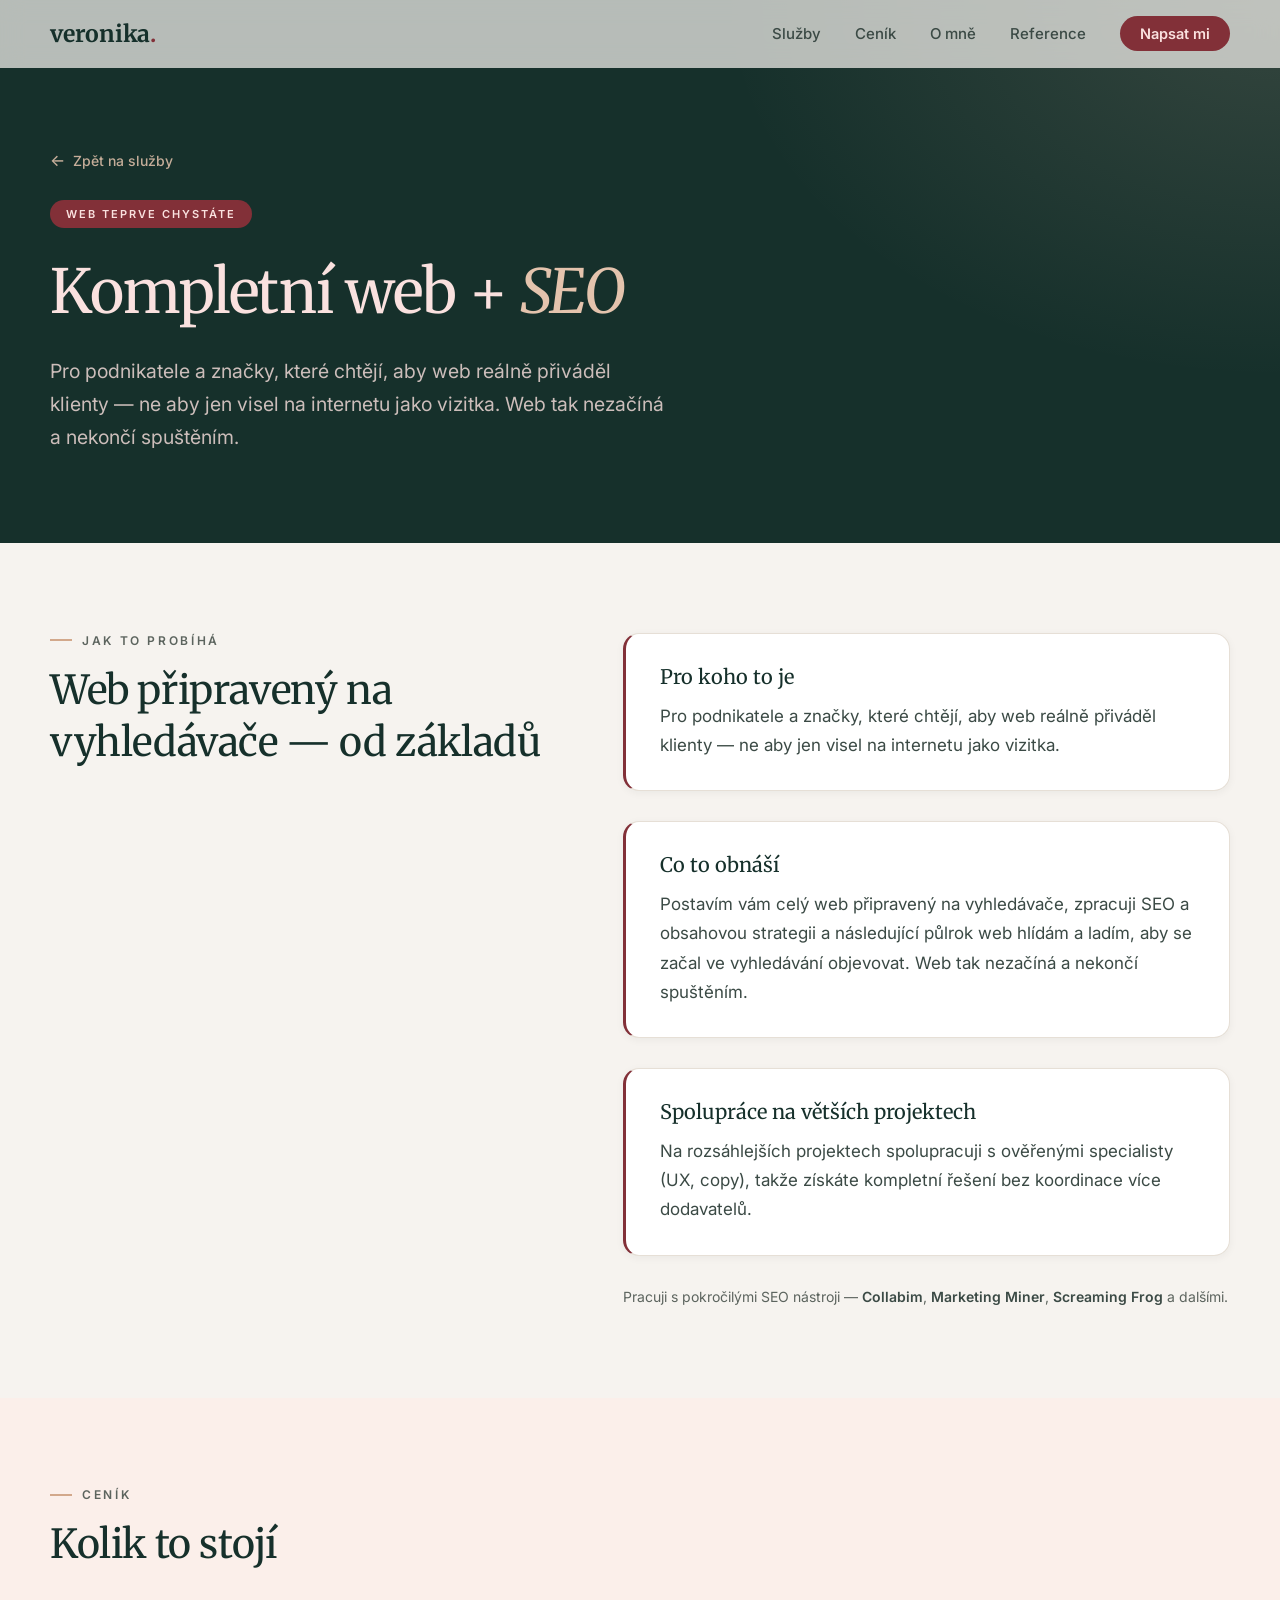
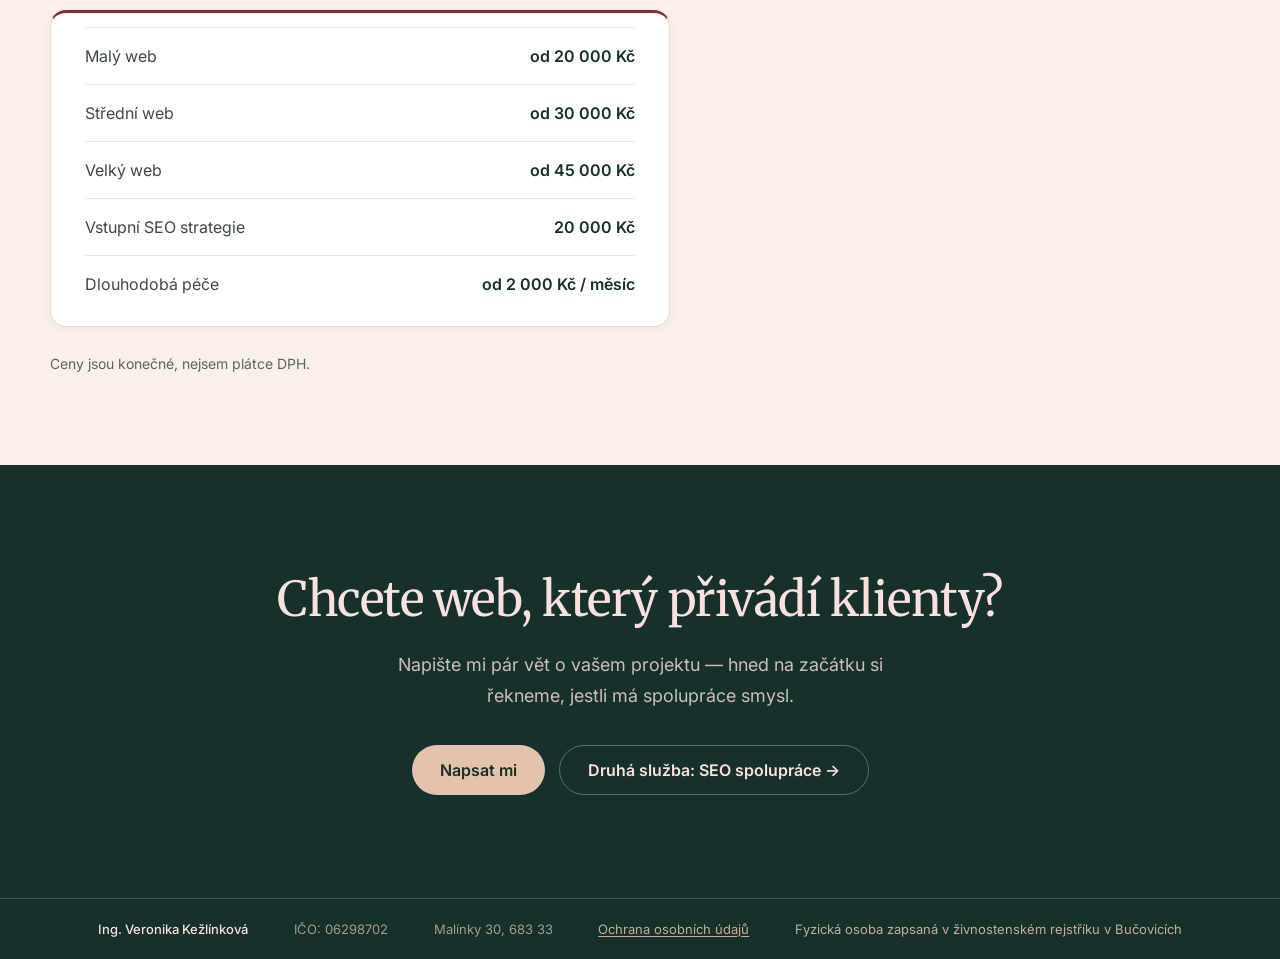
<file: web-seo.html>
<!DOCTYPE html>
<html lang="cs">
<head>
<meta charset="utf-8">
<meta name="viewport" content="width=device-width, initial-scale=1">
<title>Kompletní web + SEO — veronika.</title>
<meta name="description" content="Postavím celý web připravený na vyhledávače, zpracuji SEO i obsahovou strategii a následující půlrok web hlídám a ladím.">
<link rel="canonical" href="https://kezlinkova.cz/web-seo">
<meta property="og:type" content="website">
<meta property="og:url" content="https://kezlinkova.cz/web-seo">
<meta property="og:title" content="Kompletní web + SEO — veronika.">
<meta property="og:description" content="Postavím celý web připravený na vyhledávače, zpracuji SEO i obsahovou strategii a následující půlrok web hlídám a ladím.">
<meta property="og:image" content="https://kezlinkova.cz/assets/veronika-hero.jpg">
<meta property="og:locale" content="cs_CZ">
<meta name="twitter:card" content="summary_large_image">
<meta name="twitter:title" content="Kompletní web + SEO — veronika.">
<meta name="twitter:description" content="Postavím celý web připravený na vyhledávače, zpracuji SEO i obsahovou strategii a následující půlrok web hlídám a ladím.">
<meta name="twitter:image" content="https://kezlinkova.cz/assets/veronika-hero.jpg">
<link rel="icon" href="data:image/svg+xml,%3Csvg xmlns='http://www.w3.org/2000/svg' viewBox='0 0 32 32'%3E%3Crect width='32' height='32' rx='7' fill='%2316302B'/%3E%3Ctext x='15' y='23' font-family='Georgia,serif' font-size='21' fill='%23FAE1DF' text-anchor='middle'%3Ev%3C/text%3E%3Ccircle cx='24' cy='21' r='2.6' fill='%23823038'/%3E%3C/svg%3E">
<link rel="preconnect" href="https://fonts.googleapis.com">
<link rel="preconnect" href="https://fonts.gstatic.com" crossorigin>
<link rel="stylesheet" href="https://fonts.googleapis.com/css2?family=Merriweather:ital,wght@0,300;0,400;0,700;0,900;1,400;1,700&family=Inter:wght@400;500;600;700&family=JetBrains+Mono:wght@400;500&display=swap">
<link rel="stylesheet" href="styles.css">
</head>
<body>

  <!-- NAV -->
  <header id="siteNav" class="nav">
    <div class="nav-inner">
      <a href="/" class="brand"><span class="brand-name">veronika<span class="brand-dot">.</span></span></a>
      <nav class="nav-links" aria-label="Hlavní navigace">
        <a href="/#sluzby" class="nav-link">Služby</a>
        <a href="/#cenik" class="nav-link">Ceník</a>
        <a href="/#omne" class="nav-link">O mně</a>
        <a href="/#reference" class="nav-link">Reference</a>
        <a href="/#kontakt" class="btn btn-primary btn--nav">Napsat mi</a>
      </nav>
      <a href="/#kontakt" class="btn btn-primary btn--nav-cta nav-cta-mobile">Napsat mi</a>
    </div>
  </header>

  <main>
  <!-- HERO -->
  <section class="sub-hero">
    <div class="wrap">
      <a href="/#sluzby" class="back-link"><span class="arrow">←</span> Zpět na služby</a>
      <div class="sub-hero-body">
        <span class="sub-badge sub-badge--primary">Web teprve chystáte</span>
        <h1 class="sub-h1">Kompletní web + <em>SEO</em></h1>
        <p class="sub-hero-lead">Pro podnikatele a značky, které chtějí, aby web reálně přiváděl klienty — ne aby jen visel na internetu jako vizitka. Web tak nezačíná a nekončí spuštěním.</p>
      </div>
    </div>
  </section>

  <!-- OBSAH -->
  <section class="sec-sub bg-cream">
    <div class="sub-grid collapse">
      <div class="sub-aside reveal">
        <div class="eyebrow"><span class="eyebrow-line"></span><span class="eyebrow-text">Jak to probíhá</span></div>
        <h2 class="h-sub">Web připravený na vyhledávače — od základů</h2>
      </div>
      <div class="sub-col">
        <div class="block reveal">
          <h3 class="h-block">Pro koho to je</h3>
          <p class="block-text">Pro podnikatele a značky, které chtějí, aby web reálně přiváděl klienty — ne aby jen visel na internetu jako vizitka.</p>
        </div>
        <div class="block reveal">
          <h3 class="h-block">Co to obnáší</h3>
          <p class="block-text">Postavím vám celý web připravený na vyhledávače, zpracuji SEO a obsahovou strategii a následující půlrok web hlídám a ladím, aby se začal ve vyhledávání objevovat. Web tak nezačíná a nekončí spuštěním.</p>
        </div>
        <div class="block reveal">
          <h3 class="h-block">Spolupráce na větších projektech</h3>
          <p class="block-text">Na rozsáhlejších projektech spolupracuji s ověřenými specialisty (UX, copy), takže získáte kompletní řešení bez koordinace více dodavatelů.</p>
        </div>
        <p class="note reveal">Pracuji s pokročilými SEO nástroji — <strong>Collabim</strong>, <strong>Marketing Miner</strong>, <strong>Screaming Frog</strong> a dalšími.</p>
      </div>
    </div>
  </section>

  <!-- CENÍK této služby -->
  <section class="sec-sub bg-pink2">
    <div class="wrap">
      <div class="reveal mb-40">
        <div class="eyebrow"><span class="eyebrow-line"></span><span class="eyebrow-text">Ceník</span></div>
        <h2 class="h-sub">Kolik to stojí</h2>
      </div>
      <div class="card price-card-single price-card-single--primary reveal">
        <div class="price-row price-row--wide"><span class="price-label">Malý web</span><span class="price-value">od 20 000 Kč</span></div>
        <div class="price-row price-row--wide"><span class="price-label">Střední web</span><span class="price-value">od 30 000 Kč</span></div>
        <div class="price-row price-row--wide"><span class="price-label">Velký web</span><span class="price-value">od 45 000 Kč</span></div>
        <div class="price-row price-row--wide"><span class="price-label">Vstupní SEO strategie</span><span class="price-value">20 000 Kč</span></div>
        <div class="price-row price-row--wide"><span class="price-label">Dlouhodobá péče</span><span class="price-value">od 2 000 Kč / měsíc</span></div>
      </div>
      <p class="note mt-26 reveal">Ceny jsou konečné, nejsem plátce DPH.</p>
    </div>
  </section>

  <!-- CTA BAND -->
  <section class="cta-band">
    <div class="cta-band-inner reveal">
      <h2 class="h-cta">Chcete web, který přivádí klienty?</h2>
      <p class="cta-band-lead">Napište mi pár vět o vašem projektu — hned na začátku si řekneme, jestli má spolupráce smysl.</p>
      <div class="cta-row cta-row--band">
        <a href="/#kontakt" class="btn btn-sand btn--lg">Napsat mi</a>
        <a href="seo-spoluprace" class="btn btn-ghost btn--lg">Druhá služba: SEO spolupráce →</a>
      </div>
    </div>
  </section>
  </main>

  <!-- FOOTER -->
  <footer class="footer-simple">
    <div class="footer-legal">
      <span class="footer-name">Ing. Veronika Kežlínková</span>
      <span>IČO: 06298702</span>
      <span>Malínky 30, 683 33</span>
      <a href="/ochrana-osobnich-udaju" class="footer-link">Ochrana osobních údajů</a>
      <span class="footer-note">Fyzická osoba zapsaná v živnostenském rejstříku v Bučovicích</span>
    </div>
  </footer>

<script type="application/ld+json">
{
  "@context": "https://schema.org",
  "@type": "Service",
  "name": "Kompletní web + SEO",
  "serviceType": "Vývoj webových stránek a SEO",
  "url": "https://kezlinkova.cz/web-seo",
  "description": "Postavím celý web připravený na vyhledávače, zpracuji SEO i obsahovou strategii a následující půlrok web hlídám a ladím.",
  "areaServed": "CZ",
  "provider": {
    "@type": "ProfessionalService",
    "name": "veronika. — SEO a vývoj webových stránek",
    "url": "https://kezlinkova.cz/"
  },
  "offers": {
    "@type": "Offer",
    "priceCurrency": "CZK",
    "price": "20000",
    "description": "Malý web od 20 000 Kč, střední od 30 000 Kč, velký od 45 000 Kč; vstupní SEO strategie 20 000 Kč; dlouhodobá péče od 2 000 Kč/měsíc."
  }
}
</script>
<script type="application/ld+json">
{
  "@context": "https://schema.org",
  "@type": "BreadcrumbList",
  "itemListElement": [
    { "@type": "ListItem", "position": 1, "name": "Úvod", "item": "https://kezlinkova.cz/" },
    { "@type": "ListItem", "position": 2, "name": "Kompletní web + SEO", "item": "https://kezlinkova.cz/web-seo" }
  ]
}
</script>
<script src="script.js"></script>
</body>
</html>
</file>
<file: styles.css>
/* ============================================================
   veronika. — shared stylesheet
   Design tokens + components. No inline styles in markup.
   ============================================================ */

:root{
  /* colours */
  --c-dark:#16302B;
  --c-dark-soft:#2A4A43;
  --c-dark-line:#3B5A52;
  --c-primary:#823038;
  --c-primary-hover:#6E282F;
  --c-pink:#FAE1DF;
  --c-pink-2:#FBEFEA;
  --c-sand:#E4C3AD;
  --c-sand-line:#D2A88B;
  --c-cream:#F6F3EF;
  --c-warm:#FFFDFB;
  --c-ink:#16302B;
  --c-text:#3B4A45;
  --c-muted:#5C645E;
  --c-line:#E6DFD6;
  --c-line-2:#ECE5DC;
  --c-error:#E8A39B;
  /* fonts */
  --f-serif:'Merriweather',Georgia,serif;
  --f-sans:'Inter',sans-serif;
  --f-mono:'JetBrains Mono',monospace;
  /* layout */
  --wrap:1180px;
  --pad-x:clamp(1.25rem,4vw,3rem);
  --hero:radial-gradient(80% 90% at 100% 100%,rgba(250,225,223,0.42) 0%,rgba(214,150,140,0.20) 30%,rgba(22,48,43,0) 62%),#16302B;
}

/* ---------- base ---------- */
*{box-sizing:border-box;}
html{scroll-behavior:smooth;scroll-padding-top:88px;}
body{margin:0;-webkit-font-smoothing:antialiased;text-rendering:optimizeLegibility;background:var(--c-cream);}

.wrap{max-width:var(--wrap);margin:0 auto;}

/* section padding scales */
.sec{padding:clamp(4.5rem,9vw,8rem) var(--pad-x);}      /* home sections */
.sec-sub{padding:clamp(3.5rem,7vw,6rem) var(--pad-x);}  /* subpage sections */

/* backgrounds */
.bg-pink{background:var(--c-pink);}
.bg-pink2{background:var(--c-pink-2);}
.bg-cream{background:var(--c-cream);}
.bg-warm{background:var(--c-warm);}
.bg-dark{background:var(--c-dark);color:var(--c-pink);}

/* ---------- motion / reveal / focus ---------- */
@keyframes vkpulse{0%{box-shadow:0 0 0 0 rgba(90,158,106,.45);}70%{box-shadow:0 0 0 7px rgba(90,158,106,0);}100%{box-shadow:0 0 0 0 rgba(90,158,106,0);}}
.reveal{opacity:0;transform:translateY(26px);transition:opacity .85s cubic-bezier(.22,.61,.36,1),transform .85s cubic-bezier(.22,.61,.36,1);}
.reveal.is-visible{opacity:1;transform:none;}
:focus-visible{outline:2px solid var(--c-primary);outline-offset:3px;border-radius:4px;}
@media (prefers-reduced-motion: reduce){.reveal{opacity:1!important;transform:none!important;}html{scroll-behavior:auto;}}

/* typewriter hero accent */
.tw .word{display:inline-block;white-space:nowrap;}
.tw .ch{display:inline-block;opacity:0;transform:translateY(0.14em);transition:opacity .26s ease,transform .26s ease;}
.tw .ch.on{opacity:1;transform:none;}
.tw-caret{display:inline-block;width:0.05em;height:1em;background:var(--c-sand);margin-left:1px;vertical-align:-0.08em;opacity:0;}
.tw.go .tw-caret{opacity:1;animation:twblink 1s steps(1) infinite;}
@keyframes twblink{50%{opacity:0;}}
@media (prefers-reduced-motion: reduce){.tw .ch{opacity:1!important;transform:none!important;transition:none!important;}.tw-caret{display:none!important;}}

/* ---------- navigation ---------- */
.nav{position:fixed;top:0;left:0;right:0;z-index:100;background:rgba(246,243,239,0.72);backdrop-filter:blur(12px);-webkit-backdrop-filter:blur(12px);border-bottom:1px solid rgba(230,223,214,0);transition:background .25s ease,box-shadow .25s ease,border-color .25s ease;}
.nav.is-stuck{background:rgba(246,243,239,0.94);box-shadow:0 2px 18px rgba(20,30,40,0.08);border-bottom-color:#E6DFD6;}
.nav-inner{max-width:calc(var(--wrap) + 2 * var(--pad-x));margin:0 auto;padding:16px var(--pad-x);display:flex;align-items:center;justify-content:space-between;gap:20px;}
.brand{display:inline-flex;align-items:baseline;text-decoration:none;}
.brand-name{font-family:var(--f-serif);font-weight:700;font-size:23px;letter-spacing:-0.01em;color:var(--c-ink);}
.brand-dot{color:var(--c-primary);}
.nav-links{display:flex;align-items:center;gap:34px;}
.nav-link{position:relative;font-family:var(--f-sans);font-size:15px;font-weight:500;color:var(--c-text);text-decoration:none;transition:color .2s ease;}
.nav-link::after{content:'';position:absolute;left:0;right:100%;bottom:-5px;height:1.5px;background:var(--c-primary);transition:right .25s ease;}
.nav-link:hover{color:var(--c-ink);}
.nav-link:hover::after{right:0;}

.nav-burger{display:none;flex-direction:column;align-items:center;justify-content:center;gap:4px;width:42px;height:42px;border:1px solid var(--c-line);border-radius:10px;background:#fff;cursor:pointer;}
.nav-burger span{width:18px;height:1.8px;background:var(--c-ink);border-radius:2px;display:block;}
.nav .nav-cta-mobile{display:none;}

.nav-panel{display:none;border-top:1px solid var(--c-line);background:rgba(246,243,239,0.98);padding:14px var(--pad-x) 22px;flex-direction:column;gap:4px;}
.nav-panel.is-open{display:flex;}
.nav-panel a:not(.btn){font-family:var(--f-sans);font-size:17px;color:var(--c-ink);text-decoration:none;padding:11px 0;border-bottom:1px solid var(--c-line-2);}
.nav-panel a.is-last{border-bottom:none;}
.nav-panel .btn{margin-top:12px;font-size:16px;padding:13px 20px;}

/* ---------- buttons ---------- */
.btn{display:inline-flex;align-items:center;justify-content:center;font-family:var(--f-sans);font-weight:600;text-decoration:none;border-radius:999px;border:none;cursor:pointer;transition:background .18s ease,transform .18s ease,filter .18s ease,box-shadow .18s ease;}
.btn-primary{background:var(--c-primary);color:var(--c-pink);}
.btn-primary:hover{background:var(--c-primary-hover);transform:translateY(-1px);}
.btn-sand{background:var(--c-sand);color:var(--c-ink);}
.btn-sand:hover{filter:brightness(.965);transform:translateY(-1px);box-shadow:0 8px 22px rgba(20,30,40,.16);}
.btn-ghost{background:transparent;color:var(--c-pink);border:1px solid rgba(250,225,223,0.32);}
.btn-ghost:hover{border-color:rgba(250,225,223,.65);background:rgba(250,225,223,.06);}
.btn--nav{font-size:14.5px;padding:9px 20px;}
.btn--nav-cta{font-size:14px;padding:9px 18px;}
.btn--lg{font-size:16px;padding:14px 28px;}
.btn--form{font-size:15px;padding:14px 28px;align-self:flex-start;}

/* ---------- eyebrow (dash + label) ---------- */
.eyebrow{display:flex;align-items:center;gap:10px;}
.eyebrow-line{width:22px;height:1.5px;background:var(--c-sand-line);}
.eyebrow-text{font-family:var(--f-sans);font-size:12px;font-weight:600;letter-spacing:0.22em;text-transform:uppercase;color:var(--c-muted);}
.eyebrow--footer{margin-bottom:18px;}
.eyebrow--footer .eyebrow-line{background:var(--c-dark-line);}
.eyebrow--footer .eyebrow-text{color:rgba(228,195,173,0.75);}

/* ---------- headings ---------- */
.h-section{font-family:var(--f-serif);font-weight:400;font-size:clamp(2rem,4vw,2.85rem);line-height:1.3;letter-spacing:-0.01em;color:var(--c-ink);margin:16px 0 0;}
.h-section--gap{margin-bottom:44px;}
.h-sub{font-family:var(--f-serif);font-weight:400;font-size:clamp(1.8rem,3.4vw,2.5rem);line-height:1.3;letter-spacing:-0.01em;color:var(--c-ink);margin:16px 0 0;}
.h-contact{font-family:var(--f-serif);font-weight:400;font-size:clamp(2.2rem,4.4vw,3.2rem);line-height:1.3;letter-spacing:-0.01em;color:var(--c-pink);margin:0;}
.h-cta{font-family:var(--f-serif);font-weight:400;font-size:clamp(2rem,4.4vw,3rem);line-height:1.3;letter-spacing:-0.01em;color:var(--c-pink);margin:0;}
.h-card{font-family:var(--f-serif);font-weight:400;font-size:26px;line-height:1.3;color:var(--c-pink);margin:9px 0 0;}
.h-price{font-family:var(--f-serif);font-weight:400;font-size:21px;line-height:1.3;color:var(--c-ink);margin:0;}
.h-block{font-family:var(--f-serif);font-weight:400;font-size:20px;line-height:1.3;color:var(--c-ink);margin:0 0 12px;}

/* ---------- text ---------- */
.lead{font-family:var(--f-sans);font-size:1.125rem;line-height:1.65;color:var(--c-text);margin:0;}
.lead-sm{font-family:var(--f-sans);font-size:1.0625rem;line-height:1.65;color:var(--c-text);margin:0;}
.note{font-family:var(--f-sans);font-size:14px;line-height:1.6;color:var(--c-muted);margin:0;}
.note strong{color:var(--c-text);font-weight:600;}
.mt-32{margin-top:32px;}
.mt-30{margin-top:30px;}
.mt-26{margin-top:26px;}
.mb-40{margin-bottom:40px;}
.em-primary{font-style:italic;color:var(--c-primary);}

/* ---------- hero (home) ---------- */
.hero{position:relative;background:var(--hero);color:var(--c-pink);padding:158px var(--pad-x) clamp(5.5rem,10vw,8.5rem);overflow:hidden;}
.hero-grid{max-width:var(--wrap);margin:0 auto;display:grid;grid-template-columns:1fr minmax(0,420px);gap:clamp(2rem,5vw,4.5rem);align-items:center;}
.hero-badge{display:inline-flex;align-items:center;gap:10px;border:1px solid rgba(228,195,173,0.38);border-radius:999px;padding:7px 16px;font-family:var(--f-sans);font-size:11.5px;font-weight:600;letter-spacing:0.14em;text-transform:uppercase;color:var(--c-sand);max-width:100%;}
.pulse-dot{width:7px;height:7px;border-radius:50%;background:#5A9E6A;animation:vkpulse 2.4s infinite;}
.hero-h1{font-family:var(--f-serif);font-weight:400;font-size:clamp(2.4rem,5.1vw,3.9rem);line-height:1.3;letter-spacing:-0.018em;color:var(--c-pink);margin:28px 0 0;}
.hero-h1 em{font-style:italic;font-weight:400;color:var(--c-sand);}
.hero-lead{font-family:var(--f-sans);font-size:clamp(1.05rem,1.6vw,1.22rem);line-height:1.68;color:rgba(250,225,223,0.8);max-width:560px;margin:26px 0 0;}
.hero-photo{position:relative;justify-self:end;width:100%;max-width:420px;}
.hero-photo-blob{position:absolute;top:-22px;right:-20px;width:88px;height:88px;border-radius:50%;background:rgba(228,195,173,0.16);z-index:0;}
.hero-photo-ring{position:absolute;bottom:-20px;left:-16px;width:54px;height:54px;border-radius:50%;border:1.5px solid rgba(228,195,173,0.4);z-index:0;}
.hero-photo-frame{position:relative;z-index:1;border-radius:20px;overflow:hidden;box-shadow:0 24px 64px rgba(20,30,40,0.42),0 2px 8px rgba(0,0,0,0.22);aspect-ratio:4/5;}
.hero-photo-img{display:block;width:100%;height:100%;object-fit:cover;object-position:50% 22%;transform:scaleX(-1);}

.cta-row{display:flex;gap:14px;flex-wrap:wrap;}
.cta-row--hero{margin-top:36px;}
.cta-row--band{justify-content:center;margin-top:34px;}

/* ---------- split header (services / reference) ---------- */
.split-head{display:grid;grid-template-columns:1.4fr 1fr;gap:clamp(1.5rem,5vw,4rem);align-items:end;margin-bottom:46px;}

/* ---------- service cards ---------- */
.cards-2{display:grid;grid-template-columns:1fr 1fr;gap:24px;}
.card{transition:box-shadow .24s cubic-bezier(.22,.61,.36,1),transform .24s cubic-bezier(.22,.61,.36,1);}
.card:hover{box-shadow:0 16px 44px rgba(20,30,40,.12),0 4px 12px rgba(20,30,40,.05)!important;transform:translateY(-3px)!important;}
.card:hover .card-cta{gap:14px;}

.service-card{background:#fff;border-radius:16px;overflow:hidden;border:1px solid var(--c-line);box-shadow:0 2px 8px rgba(20,30,40,0.05);display:flex;flex-direction:column;text-decoration:none;}
.service-card-head{padding:26px 32px 24px;}
.service-card-head--dark{background:var(--c-dark);}
.service-card-head--primary{background:var(--c-primary);}
.service-card-eyebrow{font-family:var(--f-sans);font-size:11px;font-weight:600;letter-spacing:0.22em;text-transform:uppercase;}
.service-card-eyebrow--sand{color:rgba(228,195,173,0.78);}
.service-card-eyebrow--pink{color:rgba(250,225,223,0.72);}
.service-card-body{padding:26px 32px 30px;display:flex;flex-direction:column;flex:1;}
.card-text{font-family:var(--f-sans);font-size:1.0625rem;line-height:1.72;color:var(--c-text);margin:0;flex:1;}
.card-cta{display:inline-flex;align-items:center;gap:8px;font-family:var(--f-sans);font-weight:600;font-size:15px;color:var(--c-primary);margin-top:22px;transition:gap .2s ease;}
.card-cta .arrow{font-size:17px;}

/* ---------- pricing ---------- */
.price-grid{display:grid;grid-template-columns:repeat(auto-fit,minmax(270px,1fr));gap:22px;align-items:start;}
.price-card{background:#fff;border:1px solid var(--c-line);border-radius:16px;padding:30px 30px 14px;box-shadow:0 2px 8px rgba(20,30,40,0.05);}
.price-card--dark{border-top:3px solid var(--c-dark);}
.price-card--primary{border-top:3px solid var(--c-primary);}
.price-card-single{background:#fff;border:1px solid var(--c-line);border-radius:16px;padding:14px 34px;box-shadow:0 2px 8px rgba(20,30,40,0.05);max-width:620px;}
.price-card-single--primary{border-top:3px solid var(--c-primary);}
.price-sub{font-family:var(--f-sans);font-size:11px;font-weight:600;letter-spacing:0.22em;text-transform:uppercase;color:var(--c-muted);margin:8px 0 16px;}
.price-row{display:flex;justify-content:space-between;align-items:baseline;gap:16px;padding:13px 0;border-top:1px solid var(--c-line-2);}
.price-row--wide{padding:18px 0;}
.price-label{font-family:var(--f-sans);font-size:16px;color:var(--c-text);}
.price-value{font-family:var(--f-sans);font-size:16px;font-weight:600;color:var(--c-ink);white-space:nowrap;}

/* ---------- about ---------- */
.about-grid{max-width:var(--wrap);margin:0 auto;display:grid;grid-template-columns:0.95fr 1.05fr;gap:clamp(2.5rem,6vw,5.5rem);align-items:center;}
.about-text{order:2;}
.about-p{font-family:var(--f-sans);font-size:1.125rem;line-height:1.72;color:var(--c-text);margin:24px 0 0;}
.about-p--tight{margin:16px 0 0;}
.about-photo{position:relative;order:1;}
.about-photo-blob{position:absolute;top:-30px;right:-22px;width:96px;height:96px;border-radius:50%;background:var(--c-sand);z-index:0;}
.about-photo-ring{position:absolute;bottom:-26px;left:-18px;width:62px;height:62px;border-radius:50%;border:1.5px solid var(--c-primary);z-index:0;}
.about-photo-frame{position:relative;z-index:1;border-radius:24px;overflow:hidden;box-shadow:0 16px 48px rgba(20,30,40,0.16),0 4px 12px rgba(20,30,40,0.06);background:var(--c-dark);}
.about-photo-img{display:block;width:100%;height:auto;object-fit:cover;}

/* ---------- reference ---------- */
.ref-grid{display:grid;grid-template-columns:repeat(auto-fill,minmax(330px,1fr));gap:20px;}
.ref-card{display:block;text-decoration:none;background:#fff;border:1px solid var(--c-line);border-radius:16px;padding:26px 28px;box-shadow:0 2px 8px rgba(20,30,40,0.04);}
.ref-card:hover .ref-domain{text-decoration:underline;}
.ref-domain{font-family:var(--f-mono);font-weight:500;font-size:18px;color:var(--c-primary);margin-bottom:9px;}
.ref-text{font-family:var(--f-sans);font-size:15.5px;line-height:1.62;color:var(--c-muted);margin:0;}

/* ---------- contact / footer (home) ---------- */
.footer{background:var(--c-dark);color:var(--c-pink);}
.contact-grid{max-width:var(--wrap);margin:0 auto;padding:clamp(4rem,8vw,6.5rem) var(--pad-x) clamp(3rem,5vw,4rem);display:grid;grid-template-columns:1fr 1fr;gap:clamp(2.5rem,6vw,6rem);align-items:start;}
.contact-lead{font-family:var(--f-sans);font-size:1.125rem;line-height:1.72;color:rgba(250,225,223,0.8);margin:6px 0 26px;max-width:420px;}
.form-sent{display:none;font-family:var(--f-serif);font-style:italic;font-size:21px;color:var(--c-sand);padding:6px 0;}
.form{display:flex;flex-direction:column;gap:12px;max-width:460px;}
.field{font-family:var(--f-sans);font-size:15px;color:var(--c-pink);background:var(--c-dark-soft);border:1px solid var(--c-dark-line);border-radius:14px;padding:14px 18px;outline:none;}
.field--area{line-height:1.55;resize:vertical;}
.field::placeholder{color:rgba(250,225,223,0.6);opacity:1;}
.field:focus-visible{outline:none;border-color:var(--c-sand);box-shadow:0 0 0 3px rgba(228,195,173,.45);}
.form-error{display:none;font-family:var(--f-sans);font-size:14px;color:var(--c-error);}
.contact-links{display:flex;flex-wrap:wrap;gap:26px;margin-top:26px;}
.contact-link{font-family:var(--f-sans);font-size:14px;color:rgba(250,225,223,0.78);text-decoration:none;transition:color .2s ease;}
.contact-link--mono{font-family:var(--f-mono);}
.contact-link:hover{color:var(--c-primary);}
.footer-bar{border-top:1px solid var(--c-dark-line);}
.footer-legal{max-width:var(--wrap);margin:0 auto;padding:22px var(--pad-x);display:flex;justify-content:space-between;align-items:center;gap:16px 32px;flex-wrap:wrap;font-family:var(--f-sans);font-size:13px;color:rgba(228,195,173,0.72);}
.footer-name{color:var(--c-pink);font-weight:500;}
.footer-note{color:rgba(228,195,173,0.85);}
.footer-link{color:rgba(228,195,173,0.85);text-decoration:underline;text-underline-offset:2px;transition:color .2s ease;}
.footer-link:hover{color:var(--c-pink);}

/* ---------- subpages ---------- */
.sub-hero{background:radial-gradient(75% 120% at 100% 0%,rgba(228,195,173,0.15) 0%,rgba(22,48,43,0) 58%),var(--c-dark);color:var(--c-pink);padding:150px var(--pad-x) clamp(3.5rem,7vw,6rem);overflow:hidden;}
.back-link{display:inline-flex;align-items:center;gap:8px;font-family:var(--f-sans);font-size:14px;font-weight:500;color:rgba(228,195,173,0.85);text-decoration:none;transition:gap .2s ease,color .2s ease;margin-bottom:30px;}
.back-link:hover{gap:12px;color:var(--c-pink);}
.back-link .arrow{font-size:16px;}
.sub-hero-body{max-width:760px;}
.sub-badge{display:inline-flex;align-items:center;gap:10px;border-radius:999px;padding:7px 16px;font-family:var(--f-sans);font-size:11px;font-weight:600;letter-spacing:0.18em;text-transform:uppercase;}
.sub-badge--primary{background:var(--c-primary);color:var(--c-pink);}
.sub-badge--dark{background:rgba(228,195,173,0.1);color:var(--c-sand);border:1px solid rgba(228,195,173,0.42);}
.sub-h1{font-family:var(--f-serif);font-weight:400;font-size:clamp(2.4rem,5vw,3.8rem);line-height:1.3;letter-spacing:-0.018em;color:var(--c-pink);margin:24px 0 0;}
.sub-h1 em{font-style:italic;color:var(--c-sand);}
.sub-hero-lead{font-family:var(--f-sans);font-size:clamp(1.05rem,1.6vw,1.22rem);line-height:1.68;color:rgba(250,225,223,0.8);max-width:620px;margin:24px 0 0;}
.sub-grid{max-width:var(--wrap);margin:0 auto;display:grid;grid-template-columns:0.9fr 1.1fr;gap:clamp(2rem,6vw,5rem);align-items:start;}
.sub-aside{position:sticky;top:110px;}
.sub-col{display:flex;flex-direction:column;gap:30px;}
.block{background:#fff;border:1px solid var(--c-line);border-radius:16px;padding:30px 34px;box-shadow:0 2px 8px rgba(20,30,40,0.05);border-left:3px solid var(--c-primary);}
.block-text{font-family:var(--f-sans);font-size:1.0625rem;line-height:1.72;color:var(--c-text);margin:0;}
.block-text + .block-text{margin-top:14px;}
.cta-band{background:var(--c-dark);color:var(--c-pink);padding:clamp(4rem,8vw,6.5rem) var(--pad-x);}
.cta-band-inner{max-width:760px;margin:0 auto;text-align:center;}
.cta-band-lead{font-family:var(--f-sans);font-size:1.125rem;line-height:1.7;color:rgba(250,225,223,0.8);margin:20px auto 0;max-width:520px;}
.price-intro{font-family:var(--f-sans);font-size:1.0625rem;color:var(--c-muted);margin:12px 0 0;}
.footer-simple{background:var(--c-dark);border-top:1px solid var(--c-dark-line);}

/* ---------- legal / privacy page ---------- */
.legal{max-width:760px;margin:0 auto;}
.legal h2{font-family:var(--f-serif);font-weight:400;font-size:1.4rem;line-height:1.3;color:var(--c-ink);margin:38px 0 12px;}
.legal h2:first-child{margin-top:0;}
.legal p{font-family:var(--f-sans);font-size:1.0625rem;line-height:1.72;color:var(--c-text);margin:0 0 14px;}
.legal ul{font-family:var(--f-sans);font-size:1.0625rem;line-height:1.72;color:var(--c-text);margin:0 0 14px;padding-left:1.25em;}
.legal li{margin:0 0 6px;}
.legal a{color:var(--c-primary);}
.legal strong{color:var(--c-ink);font-weight:600;}

/* ---------- responsive ---------- */
@media (max-width:880px){
  .nav-links{display:none!important;}
  .nav-burger{display:inline-flex!important;}
  .nav-cta-mobile{display:inline-flex!important;}
  .collapse{grid-template-columns:1fr!important;}
  .sub-aside{position:static!important;top:auto!important;margin-bottom:30px;}
  .about-photo{max-width:380px;margin:0 auto;}
  .hero-photo{justify-self:center!important;max-width:340px!important;margin-top:6px;}
}
@media (min-width:881px){.nav-panel{display:none!important;}}
@media (max-width:520px){
  .cta-row{flex-direction:column;align-items:stretch;}
  .cta-row a{text-align:center;}
}
</file>
